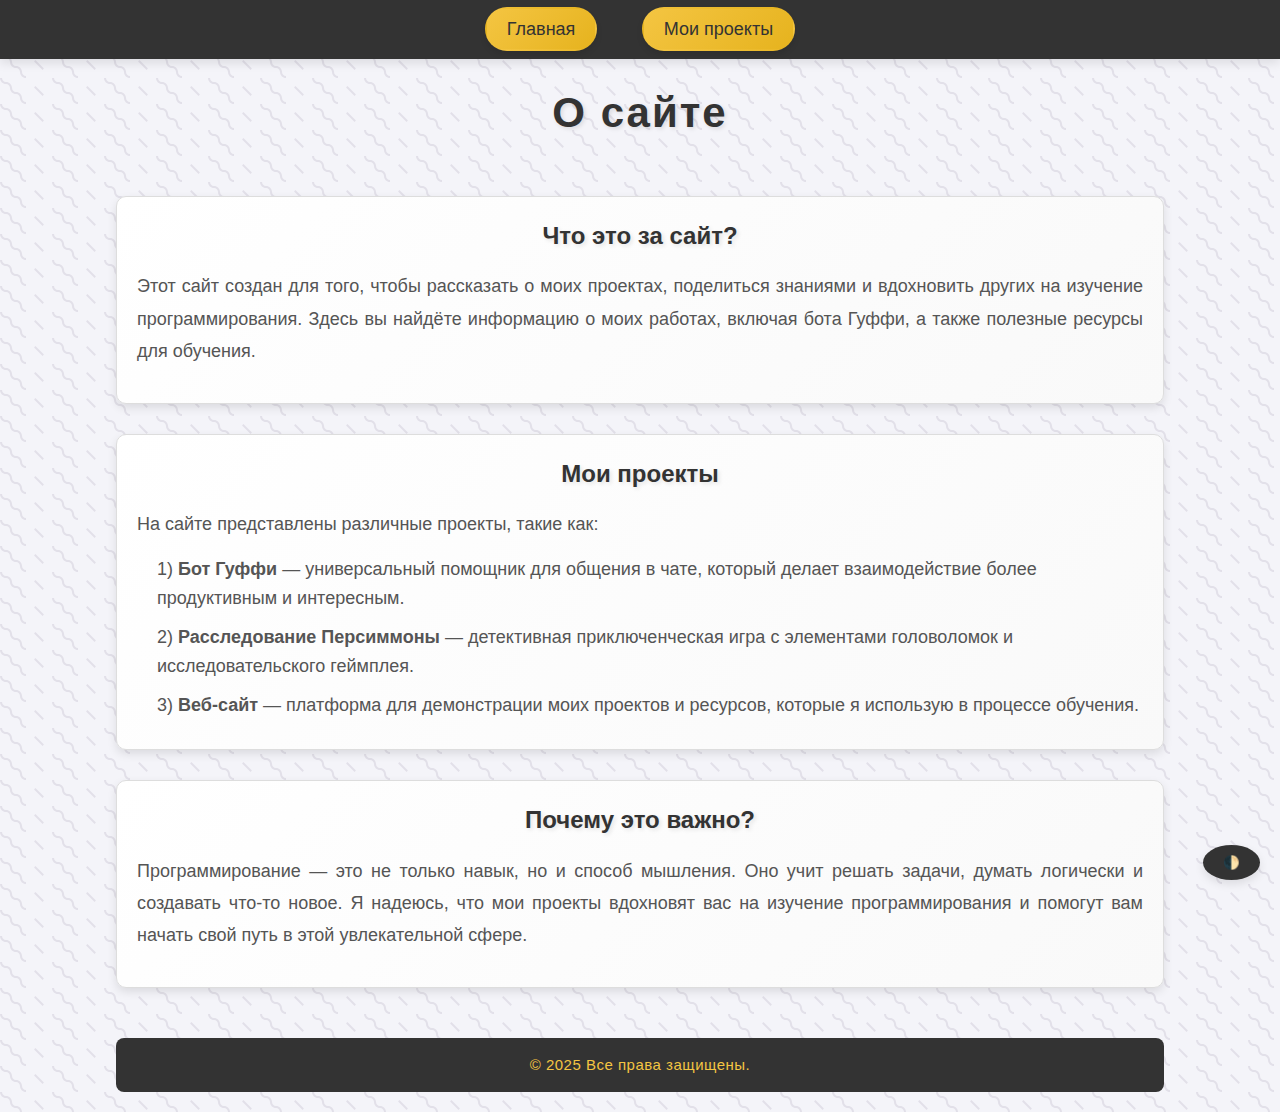
<file: about.html>
<!DOCTYPE html>
<html lang="ru">
<head>
    <meta charset="UTF-8">
    <link rel="shortcut icon" href="img/logo.png" type="image/x-icon">
    <meta name="viewport" content="width=device-width, initial-scale=1.0">
    <meta name="description" content="О сайте — узнайте больше о наших целях и проектах.">
    <meta name="keywords" content="о сайте, миссия, проекты, бот Гуффи, программирование">
    <title>О сайте</title>
    <link rel="stylesheet" href="css/about.css">
</head>
<body>
    <div class="headbar">
        <a href="index.html">Главная</a>
        <a href="projects.html">Мои проекты</a>
    </div>

    <div class="container">
        <header>
            <h1>О сайте</h1>
        </header>

        <section class="about">
            <div class="info-card">
                <h3>Что это за сайт?</h3>
                <p>Этот сайт создан для того, чтобы рассказать о моих проектах, поделиться знаниями и вдохновить других на изучение программирования. Здесь вы найдёте информацию о моих работах, включая бота Гуффи, а также полезные ресурсы для обучения.</p>
            </div>

            <div class="info-card">
                <h3>Мои проекты</h3>
                <p>На сайте представлены различные проекты, такие как:</p>
                <ul>
                    <li>1) <strong>Бот Гуффи</strong> — универсальный помощник для общения в чате, который делает взаимодействие более продуктивным и интересным.</li>
                    <li>2) <strong>Расследование Персиммоны</strong> — детективная приключенческая игра с элементами головоломок и исследовательского геймплея.</li>
                    <li>3) <strong>Веб-сайт</strong> — платформа для демонстрации моих проектов и ресурсов, которые я использую в процессе обучения.</li>
                </ul>
            </div>

            <div class="info-card">
                <h3>Почему это важно?</h3>
                <p>Программирование — это не только навык, но и способ мышления. Оно учит решать задачи, думать логически и создавать что-то новое. Я надеюсь, что мои проекты вдохновят вас на изучение программирования и помогут вам начать свой путь в этой увлекательной сфере.</p>
            </div>
        </section>

        <footer>
            <p>© 2025 Все права защищены.</p>
        </footer>
    </div>

    <button class="theme-toggle" onclick="toggleTheme()">🌓</button>

    <script>
        function toggleTheme() {
            const body = document.body;
            body.classList.toggle('dark-theme');

            const isDarkTheme = body.classList.contains('dark-theme');
            localStorage.setItem('theme', isDarkTheme ? 'dark' : 'light');
        }

        function applySavedTheme() {
            const savedTheme = localStorage.getItem('theme');
            if (savedTheme === 'dark') {
                document.body.classList.add('dark-theme');
            } else {
                document.body.classList.remove('dark-theme');
            }
        }

        applySavedTheme();
    </script>
</body>
</html>
</file>
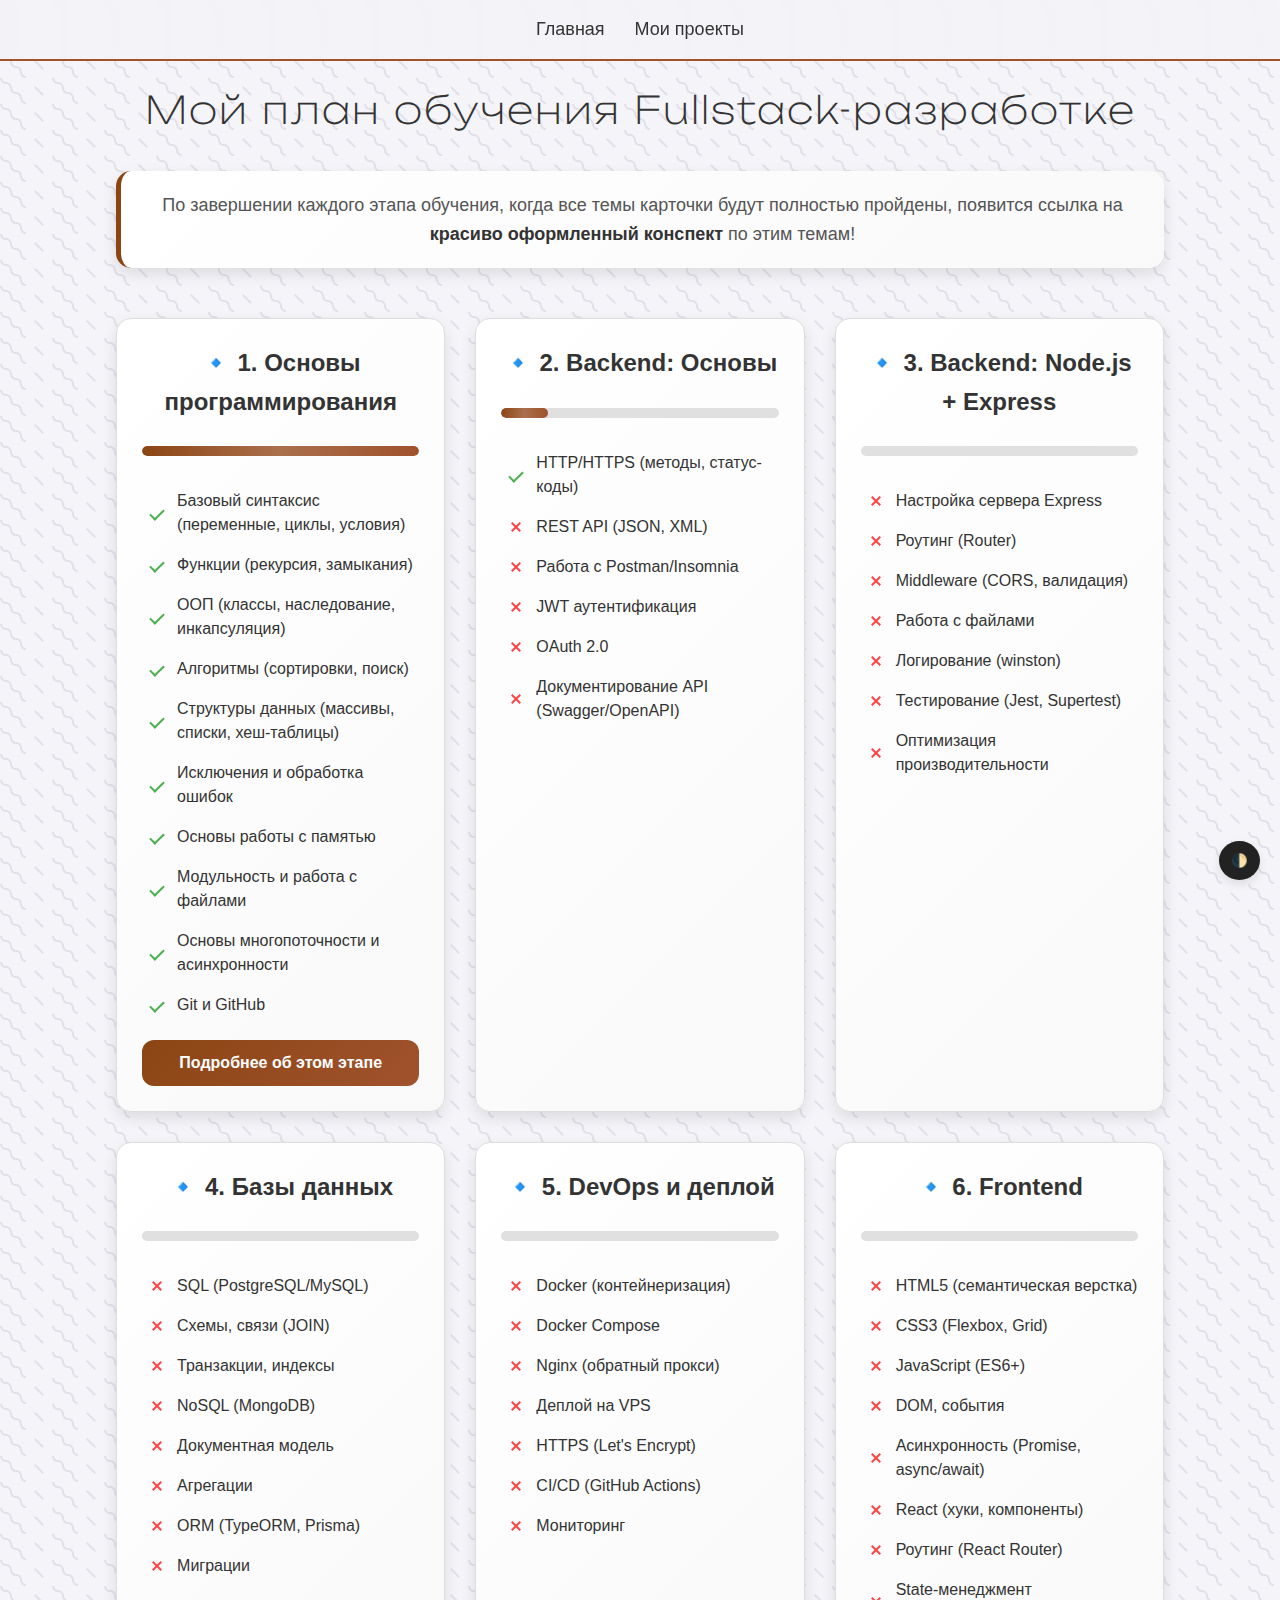
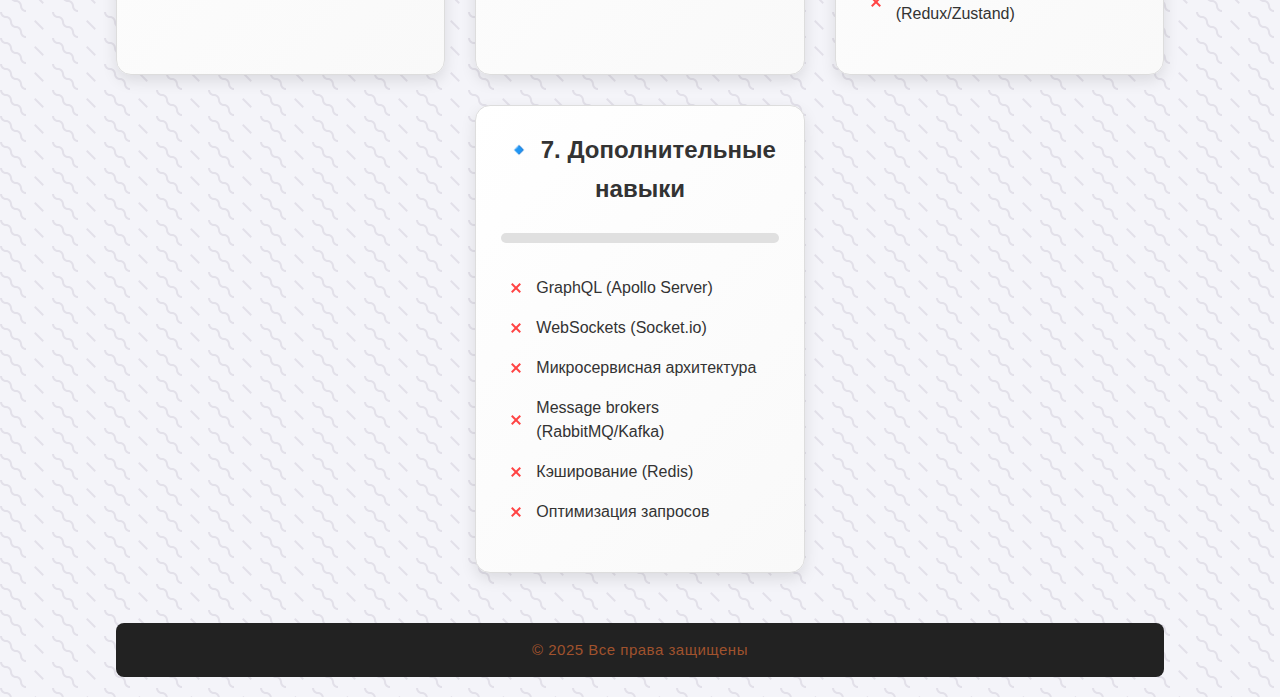
<file: education.html>
<!DOCTYPE html>
<html lang="ru">

<head>
  <meta charset="UTF-8">
  <link rel="shortcut icon" href="img/logo.png" type="image/x-icon">
  <meta name="viewport" content="width=device-width, initial-scale=1.0">
  <meta name="description" content="План обучения Fullstack-разработке: отслеживайте мой прогресс по основам программирования, backend, frontend, базам данных и DevOps. Конспекты, проекты и ресурсы для начинающих разработчиков.">
  <meta name="keywords" content="Fullstack-разработка, программирование, backend, frontend, базы данных, DevOps, Node.js, React, обучение, конспекты, проекты">
  <title>Обучение</title>
  <link href="https://fonts.googleapis.com/css2?family=Unbounded:wght@700&display=swap" rel="stylesheet">
  <link rel="stylesheet" href="css/education.css">
</head>

<body>
  <div class="headbar">
    <a href="index.html">Главная</a>
    <a href="projects.html">Мои проекты</a>
  </div>

  <button class="hamburger">
    <span></span>
    <span></span>
    <span></span>
  </button>

  <div class="mobile-menu">
    <a href="index.html">Главная</a>
    <a href="projects.html">Мои проекты</a>
    <button class="mobile-theme-toggle" onclick="toggleTheme()">🌓</button>
  </div>

  <div class="container">
    <header>
      <h1>Мой план обучения Fullstack-разработке</h1>
    </header>

    <div class="announcement">
      По завершении каждого этапа обучения, когда все темы карточки будут полностью пройдены, появится ссылка на <strong>красиво оформленный конспект</strong> по этим темам!
    </div>

    <div class="projects-list">
      <div class="project-item">
        <h3>🔹 1. Основы программирования</h3>
        <div class="progress-container">
          <div class="progress-bar" data-progress="100"></div>
        </div>
        <ul class="checklist">
          <li class="completed"><span class="icon"></span>Базовый синтаксис (переменные, циклы, условия)</li>
          <li class="completed"><span class="icon"></span>Функции (рекурсия, замыкания)</li>
          <li class="completed"><span class="icon"></span>ООП (классы, наследование, инкапсуляция)</li>
          <li class="completed"><span class="icon"></span>Алгоритмы (сортировки, поиск)</li>
          <li class="completed"><span class="icon"></span>Структуры данных (массивы, списки, хеш-таблицы)</li>
          <li class="completed"><span class="icon"></span>Исключения и обработка ошибок</li>
          <li class="completed"><span class="icon"></span>Основы работы с памятью</li>
          <li class="completed"><span class="icon"></span>Модульность и работа с файлами</li>
          <li class="completed"><span class="icon"></span>Основы многопоточности и асинхронности</li>
          <li class="completed"><span class="icon"></span>Git и GitHub</li>
        </ul>
        <a href="programming-basics.html" class="details-link">Подробнее об этом этапе</a>
      </div>

      <div class="project-item">
        <h3>🔹 2. Backend: Основы</h3>
        <div class="progress-container">
          <div class="progress-bar" data-progress="17"></div>
        </div>
        <ul class="checklist">
          <li class="completed"><span class="icon"></span>HTTP/HTTPS (методы, статус-коды)</li>
          <li><span class="icon"></span>REST API (JSON, XML)</li>
          <li><span class="icon"></span>Работа с Postman/Insomnia</li>
          <li><span class="icon"></span>JWT аутентификация</li>
          <li><span class="icon"></span>OAuth 2.0</li>
          <li><span class="icon"></span>Документирование API (Swagger/OpenAPI)</li>
        </ul>
        <!-- <a href="learning-path/backend-basics.html" class="details-link">Подробнее об этом этапе</a> -->
      </div>

      <div class="project-item">
        <h3>🔹 3. Backend: Node.js + Express</h3>
        <div class="progress-container">
          <div class="progress-bar" data-progress="0"></div>
        </div>
        <ul class="checklist">
          <li><span class="icon"></span>Настройка сервера Express</li>
          <li><span class="icon"></span>Роутинг (Router)</li>
          <li><span class="icon"></span>Middleware (CORS, валидация)</li>
          <li><span class="icon"></span>Работа с файлами</li>
          <li><span class="icon"></span>Логирование (winston)</li>
          <li><span class="icon"></span>Тестирование (Jest, Supertest)</li>
          <li><span class="icon"></span>Оптимизация производительности</li>
        </ul>
        <!-- <a href="learning-path/nodejs.html" class="details-link">Подробнее об этом этапе</a> -->
      </div>

      <div class="project-item">
        <h3>🔹 4. Базы данных</h3>
        <div class="progress-container">
          <div class="progress-bar" data-progress="0"></div>
        </div>
        <ul class="checklist">
          <li><span class="icon"></span>SQL (PostgreSQL/MySQL)</li>
          <li><span class="icon"></span>Схемы, связи (JOIN)</li>
          <li><span class="icon"></span>Транзакции, индексы</li>
          <li><span class="icon"></span>NoSQL (MongoDB)</li>
          <li><span class="icon"></span>Документная модель</li>
          <li><span class="icon"></span>Агрегации</li>
          <li><span class="icon"></span>ORM (TypeORM, Prisma)</li>
          <li><span class="icon"></span>Миграции</li>
        </ul>
        <!-- <a href="learning-path/databases.html" class="details-link">Подробнее об этом этапе</a> -->
      </div>

      <div class="project-item">
        <h3>🔹 5. DevOps и деплой</h3>
        <div class="progress-container">
          <div class="progress-bar" data-progress="0"></div>
        </div>
        <ul class="checklist">
          <li><span class="icon"></span>Docker (контейнеризация)</li>
          <li><span class="icon"></span>Docker Compose</li>
          <li><span class="icon"></span>Nginx (обратный прокси)</li>
          <li><span class="icon"></span>Деплой на VPS</li>
          <li><span class="icon"></span>HTTPS (Let's Encrypt)</li>
          <li><span class="icon"></span>CI/CD (GitHub Actions)</li>
          <li><span class="icon"></span>Мониторинг</li>
        </ul>
        <!-- <a href="learning-path/devops.html" class="details-link">Подробнее об этом этапе</a> -->
      </div>

      <div class="project-item">
        <h3>🔹 6. Frontend</h3>
        <div class="progress-container">
          <div class="progress-bar" data-progress="0"></div>
        </div>
        <ul class="checklist">
          <li><span class="icon"></span>HTML5 (семантическая верстка)</li>
          <li><span class="icon"></span>CSS3 (Flexbox, Grid)</li>
          <li><span class="icon"></span>JavaScript (ES6+)</li>
          <li><span class="icon"></span>DOM, события</li>
          <li><span class="icon"></span>Асинхронность (Promise, async/await)</li>
          <li><span class="icon"></span>React (хуки, компоненты)</li>
          <li><span class="icon"></span>Роутинг (React Router)</li>
          <li><span class="icon"></span>State-менеджмент (Redux/Zustand)</li>
        </ul>
        <!-- <a href="learning-path/frontend.html" class="details-link">Подробнее об этом этапе</a> -->
      </div>

      <div class="project-item">
        <h3>🔹 7. Дополнительные навыки</h3>
        <div class="progress-container">
          <div class="progress-bar" data-progress="0"></div>
        </div>
        <ul class="checklist">
          <li><span class="icon"></span>GraphQL (Apollo Server)</li>
          <li><span class="icon"></span>WebSockets (Socket.io)</li>
          <li><span class="icon"></span>Микросервисная архитектура</li>
          <li><span class="icon"></span>Message brokers (RabbitMQ/Kafka)</li>
          <li><span class="icon"></span>Кэширование (Redis)</li>
          <li><span class="icon"></span>Оптимизация запросов</li>
        </ul>
        <!-- <a href="learning-path/advanced.html" class="details-link">Подробнее об этом этапе</a> -->
      </div>
    </div>

    <footer>
      <p>© 2025 Все права защищены</p>
    </footer>
  </div>

  <button class="theme-toggle" onclick="toggleTheme()">🌓</button>

  <script>
    function toggleTheme() {
      const body = document.body;
      body.classList.toggle('dark-theme');
      const isDarkTheme = body.classList.contains('dark-theme');
      localStorage.setItem('theme', isDarkTheme ? 'dark' : 'light');
      if (window.innerWidth <= 768) {
        hamburger.classList.remove('active');
        mobileMenu.classList.remove('active');
      }
    }

    function applySavedTheme() {
      const savedTheme = localStorage.getItem('theme');
      if (savedTheme === 'dark') {
        document.body.classList.add('dark-theme');
      } else {
        document.body.classList.remove('dark-theme');
      }
    }

    function handleThemeToggleVisibility() {
      const themeToggle = document.querySelector('.theme-toggle');
      if (window.innerWidth <= 768) {
        themeToggle.style.display = 'none';
      } else {
        themeToggle.style.display = 'block';
      }
    }
    document.addEventListener('DOMContentLoaded', function() {
      applySavedTheme();
      handleThemeToggleVisibility();
      window.addEventListener('resize', handleThemeToggleVisibility);
      const progressBars = document.querySelectorAll('.progress-bar');
      progressBars.forEach(bar => {
        const progress = bar.getAttribute('data-progress');
        setTimeout(() => {
          bar.style.transition = 'width 1s ease-in-out';
          bar.style.width = progress + '%';
        }, 100);
      });
      const hamburger = document.querySelector('.hamburger');
      const mobileMenu = document.querySelector('.mobile-menu');
      hamburger.addEventListener('click', () => {
        hamburger.classList.toggle('active');
        mobileMenu.classList.toggle('active');
      });
    });
  </script>
</body>

</html>
</file>
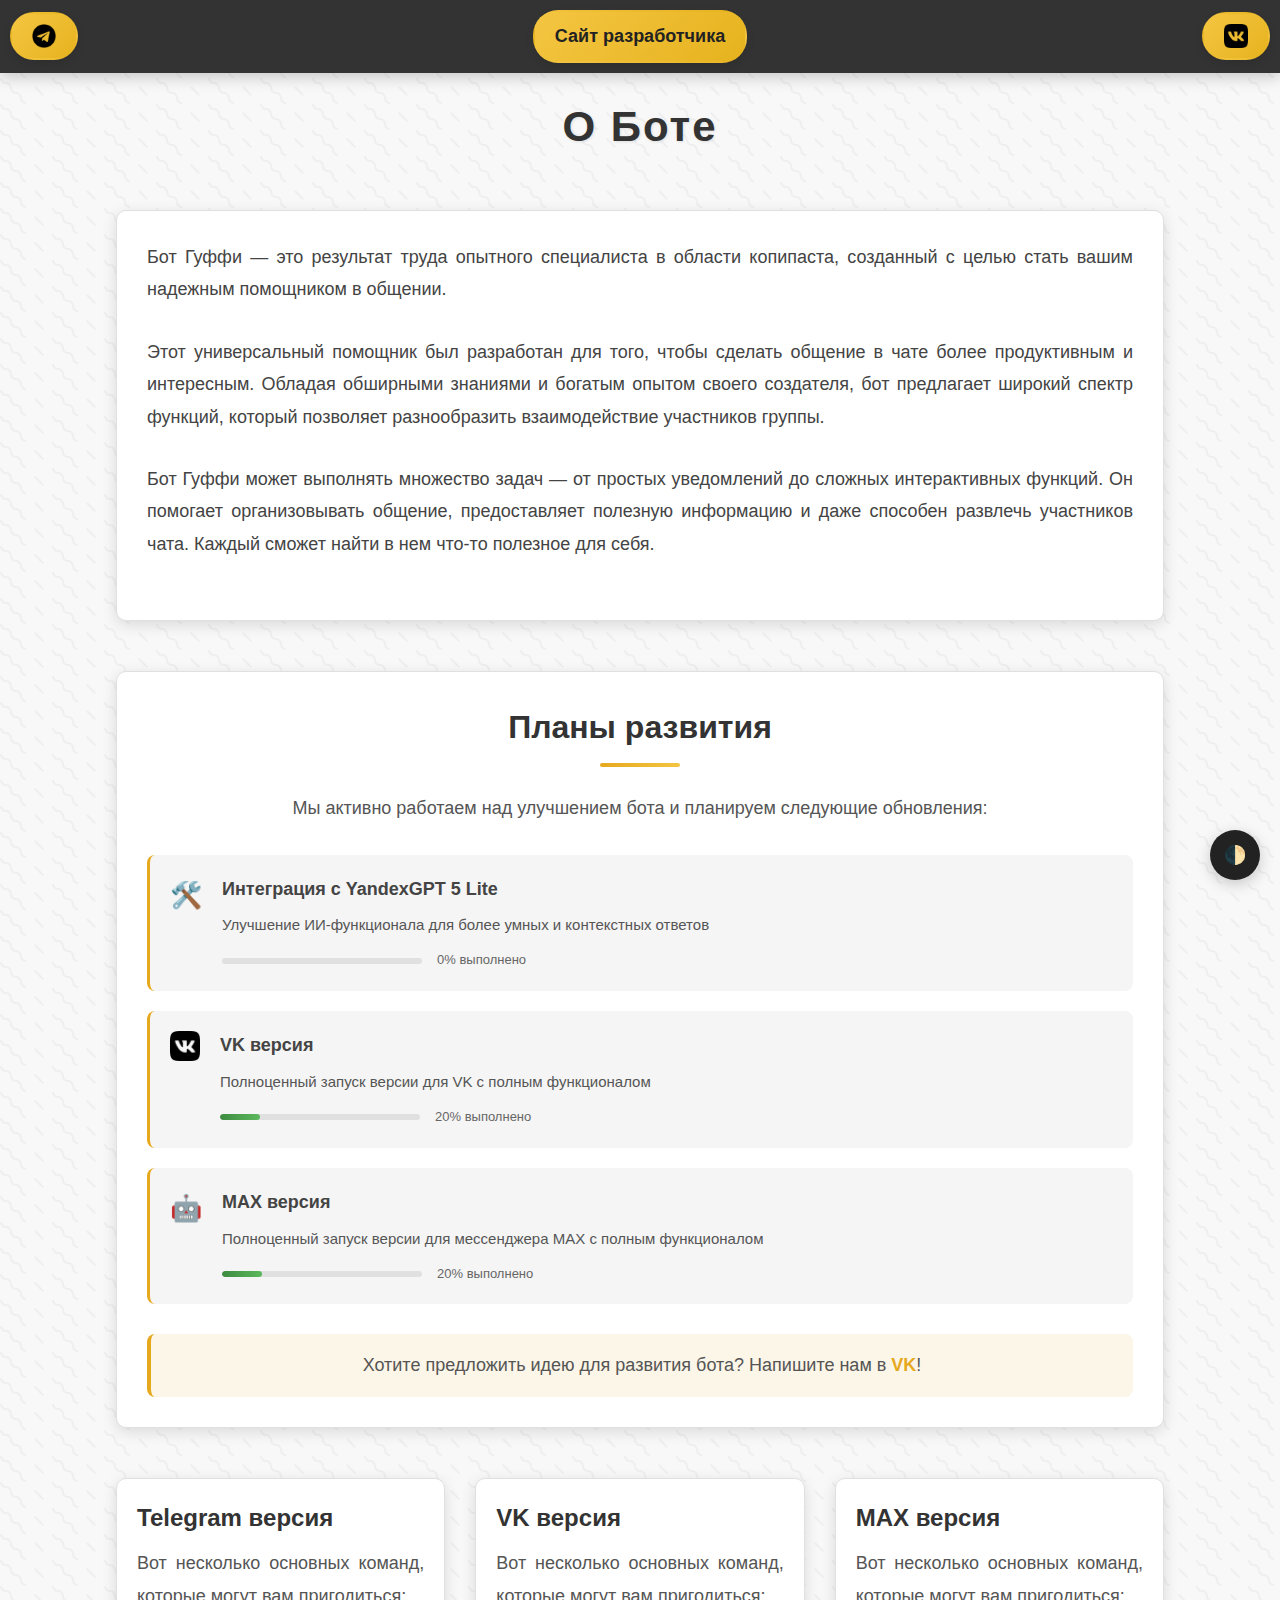
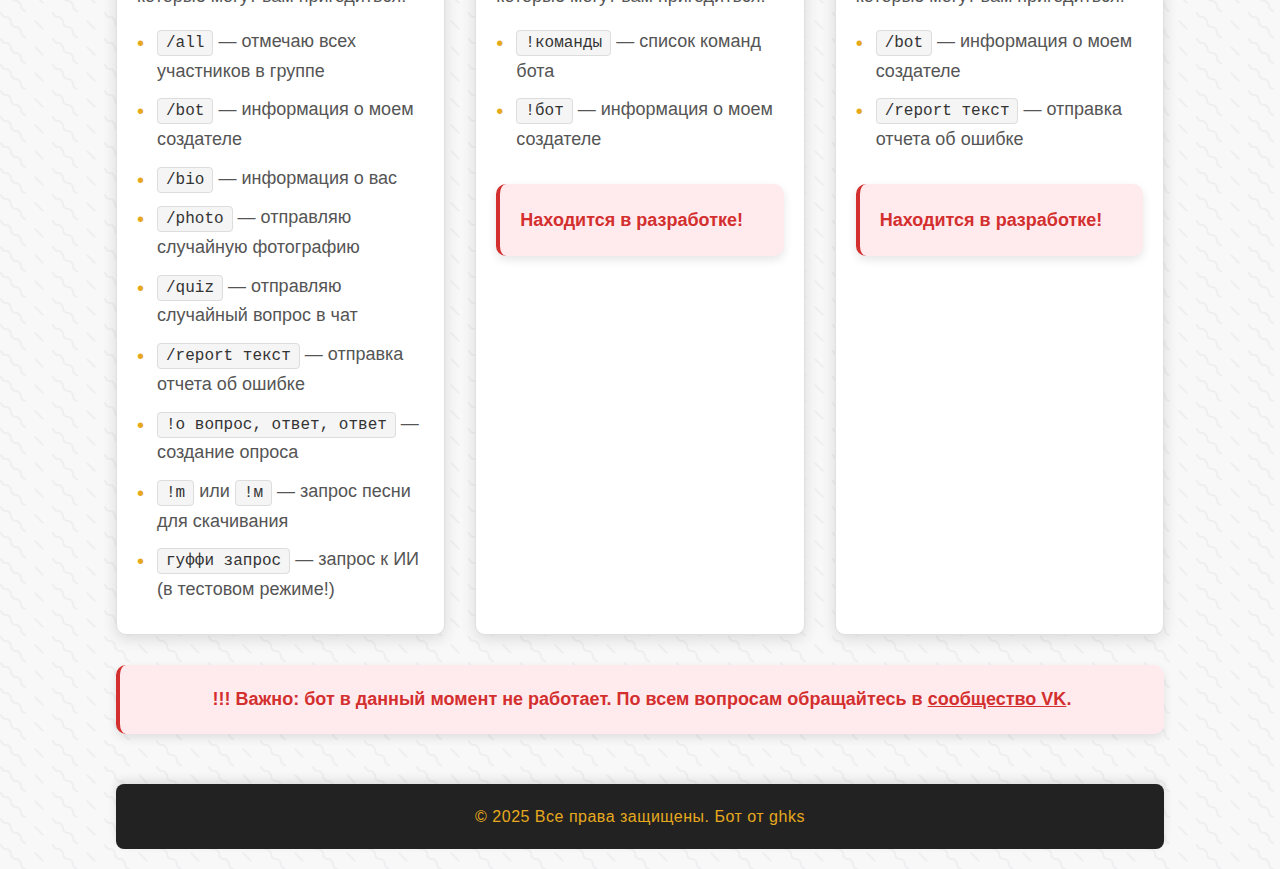
<file: guffi_bot.html>
<!DOCTYPE html>
<html lang="ru">
<head>
    <meta charset="UTF-8">
    <link rel="shortcut icon" href="img/logo.png" type="image/x-icon">
    <meta name="viewport" content="width=device-width, initial-scale=1.0">
    <meta name="description" content="Гуффи Бот - многофункциональный чат-бот для Telegram, VK и MAX с ИИ-функциями, играми, модерацией и уникальными командами. Узнайте о возможностях бота и планах развития.">
    <meta name="keywords" content="Гуффи Бот, Telegram бот, VK бот, MAX бот, чат-бот, ИИ бот, команды бота, бот для общения, бот с искусственным интеллектом, YandexGPT, бот для чата, функции бота">
    <title>Гуффи Бот</title>
    <link rel="stylesheet" href="css/guffi_bot.css">
</head>
<body>
    <div class="headbar">
        <a href="https://t.me/guffi_72_bot" target="_blank">
            <img src="img/tg.png" alt="tg-icon" width="24px">
        </a>
        <a href="index.html">Сайт разработчика</a>
        <a href="https://vk.com/guffi_72" target="_blank">
            <img src="img/vk.png" alt="vk-icon" width="24px">
        </a>
    </div>

    <div class="container">
        <header>
            <h1>О Боте</h1>
        </header>

        <div class="about-block">
            <section class="about" id="about">
                <p>Бот Гуффи — это результат труда опытного специалиста в области копипаста, созданный с целью стать вашим надежным помощником в общении.</p>
                <p>Этот универсальный помощник был разработан для того, чтобы сделать общение в чате более продуктивным и интересным. Обладая обширными знаниями и богатым опытом своего создателя, бот предлагает широкий спектр функций, который позволяет разнообразить взаимодействие участников группы.</p>
                <p>Бот Гуффи может выполнять множество задач — от простых уведомлений до сложных интерактивных функций. Он помогает организовывать общение, предоставляет полезную информацию и даже способен развлечь участников чата. Каждый сможет найти в нем что-то полезное для себя.</p>
            </section>
        </div>

        <div class="task-list">
            <section class="todo" id="todo">
                <h2>Планы развития</h2>
                <p>Мы активно работаем над улучшением бота и планируем следующие обновления:</p>
                <ul class="task-items">
                    <li class="task-item">
                        <span class="task-icon">🛠️</span>
                        <div class="task-content">
                            <h4>Интеграция с YandexGPT 5 Lite</h4>
                            <p>Улучшение ИИ-функционала для более умных и контекстных ответов</p>
                            <div class="task-progress">
                                <div class="progress-bar animated" style="--progress: 0%"></div>
                                <span>0% выполнено</span>
                            </div>
                        </div>
                    </li>
                    <li class="task-item">
                        <span class="task-icon"><img src="img/vk.png" width="30px"></span>
                        <div class="task-content">
                            <h4>VK версия</h4>
                            <p>Полноценный запуск версии для VK с полным функционалом</p>
                            <div class="task-progress">
                                <div class="progress-bar animated" style="--progress: 20%"></div>
                                <span>20% выполнено</span>
                            </div>
                        </div>
                    </li>
                    <li class="task-item">
                        <span class="task-icon">🤖</span>
                        <div class="task-content">
                            <h4>MAX версия</h4>
                            <p>Полноценный запуск версии для мессенджера MAX с полным функционалом</p>
                            <div class="task-progress">
                                <div class="progress-bar animated" style="--progress: 20%"></div>
                                <span>20% выполнено</span>
                            </div>
                        </div>
                    </li>
                </ul>
                <div class="task-notice">
                    <p>Хотите предложить идею для развития бота? Напишите нам в <a href="https://vk.com/guffi_72" target="_blank">VK</a>!</p>
                </div>
            </section>
        </div>

        <section class="commands-list" id="commands">
            <div class="command-item">
                <div class="info">
                    <h3>Telegram версия</h3>
                    <p>Вот несколько основных команд, которые могут вам пригодиться:</p>
                    <ul>
                        <li><code>/all</code> — отмечаю всех участников в группе</li>
                        <li><code>/bot</code> — информация о моем создателе</li>
                        <li><code>/bio</code> — информация о вас</li>
                        <li><code>/photo</code> — отправляю случайную фотографию</li>
                        <li><code>/quiz</code> — отправляю случайный вопрос в чат</li>
                        <li><code>/report текст</code> — отправка отчета об ошибке</li>
                        <li><code>!o вопрос, ответ, ответ</code> — создание опроса</li>
                        <li><code>!m</code> или <code>!м</code> — запрос песни для скачивания</li>
                        <li><code>гуффи запрос</code> — запрос к ИИ (в тестовом режиме!)</li>
                    </ul>
                </div>
            </div>

            <div class="command-item">
                <div class="info">
                    <h3>VK версия</h3>
                    <p>Вот несколько основных команд, которые могут вам пригодиться:</p>
                    <ul>
                        <li><code>!команды</code> — список команд бота</li>
                        <li><code>!бот</code> — информация о моем создателе</li>
                    </ul>
                    <div class="important-notice">
                        <p>Находится в разработке!</p>
                    </div>
                </div>
            </div>

            <div class="command-item">
                <div class="info">
                    <h3>MAX версия</h3>
                    <p>Вот несколько основных команд, которые могут вам пригодиться:</p>
                    <ul>
                        <li><code>/bot</code> — информация о моем создателе</li>
                        <li><code>/report текст</code> — отправка отчета об ошибке</li>
                    </ul>
                    <div class="important-notice">
                        <p>Находится в разработке!</p>
                    </div>
                </div>
            </div>
        </section>

        <div class="important-notice">
            <p>!!! Важно: бот в данный момент не работает. По всем вопросам обращайтесь в <a href="https://vk.com/guffi_72" target="_blank" style="color: #d32f2f; text-decoration: underline;">сообщество VK</a>.</p>
        </div>

        <footer>
            <p>© 2025 Все права защищены. Бот от ghks</p>
        </footer>
    </div>

    <button class="theme-toggle" onclick="toggleTheme()">🌓</button>

    <script>
        function toggleTheme() {
            const body = document.body;
            body.classList.toggle('dark-theme');

            const isDarkTheme = body.classList.contains('dark-theme');
            localStorage.setItem('theme', isDarkTheme ? 'dark' : 'light');
        }

        function applySavedTheme() {
            const savedTheme = localStorage.getItem('theme');
            if (savedTheme === 'dark') {
                document.body.classList.add('dark-theme');
            } else {
                document.body.classList.remove('dark-theme');
            }
        }

        document.addEventListener('DOMContentLoaded', function() {
            applySavedTheme();
            
            setTimeout(function() {
                const progressBars = document.querySelectorAll('.progress-bar');
                progressBars.forEach(bar => {
                    bar.classList.add('animated');
                });
            }, 1000);
        });
    </script>
</body>
</html>
</file>
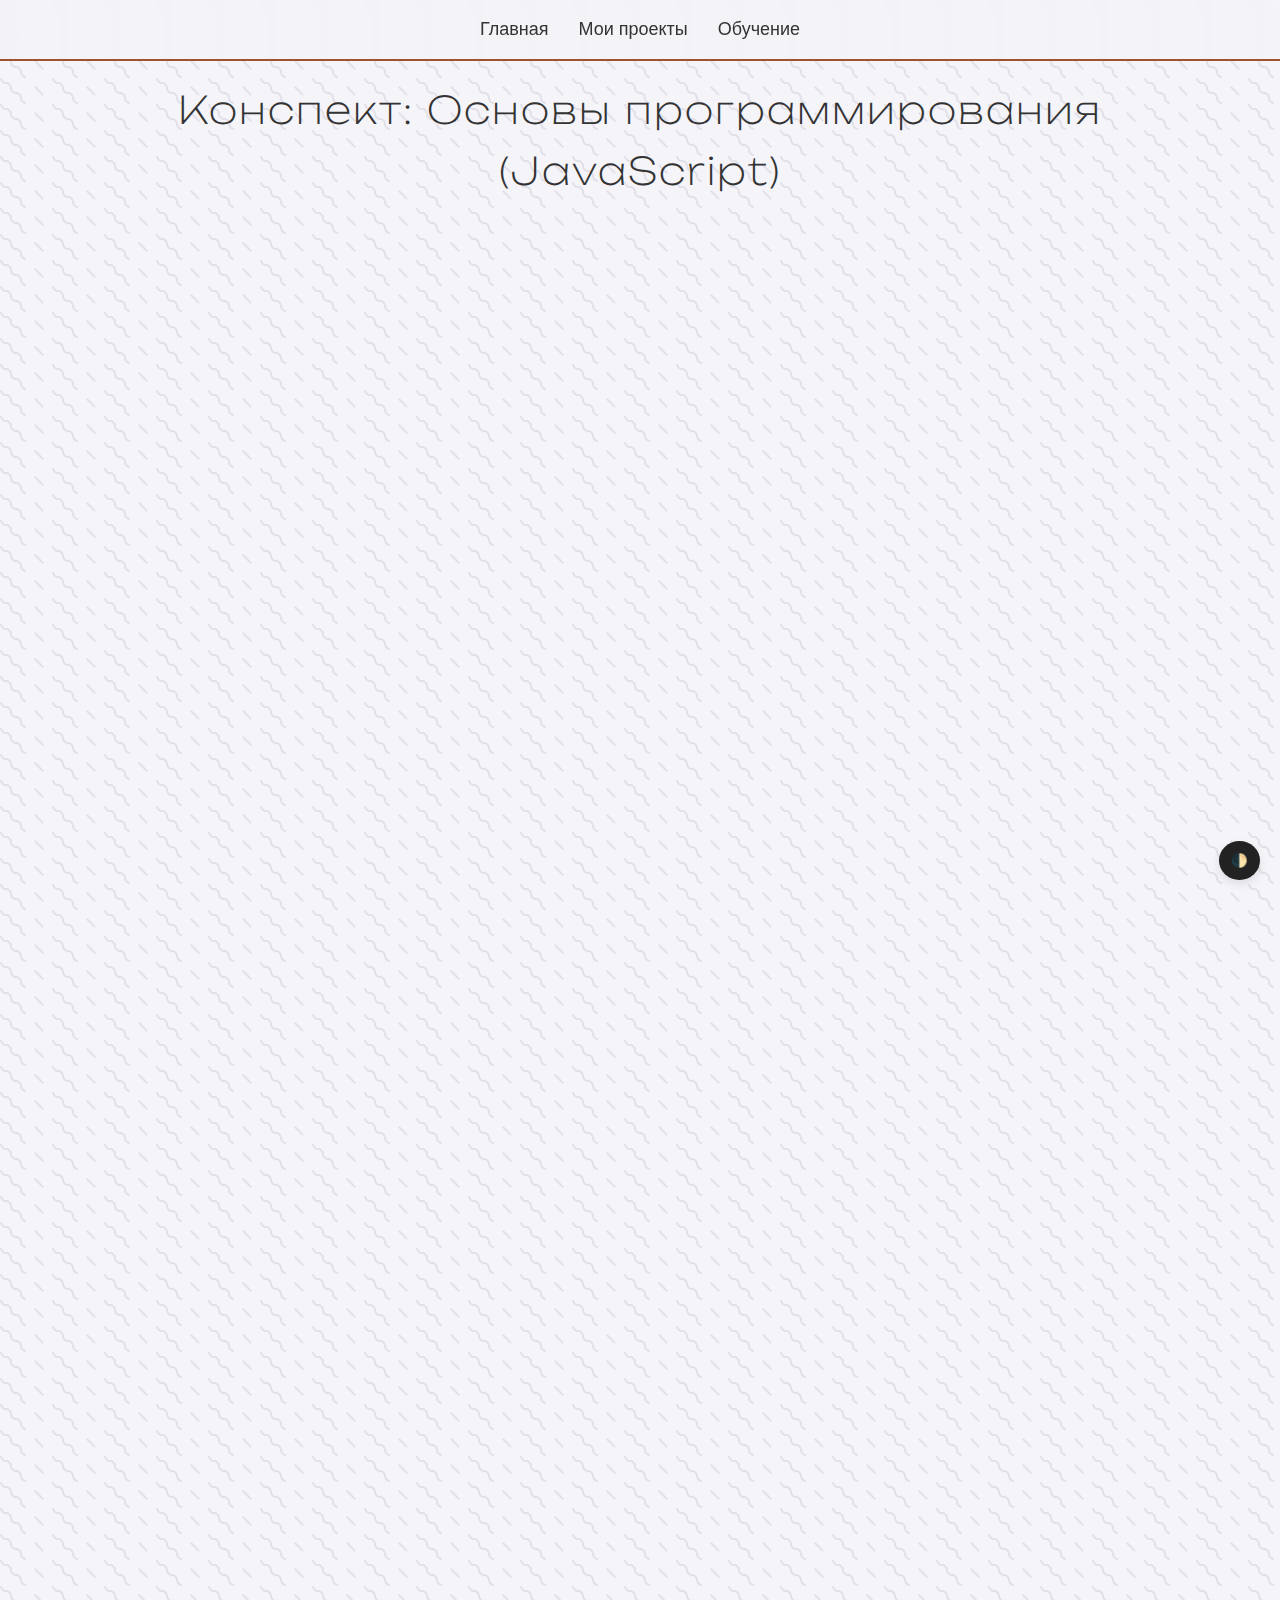
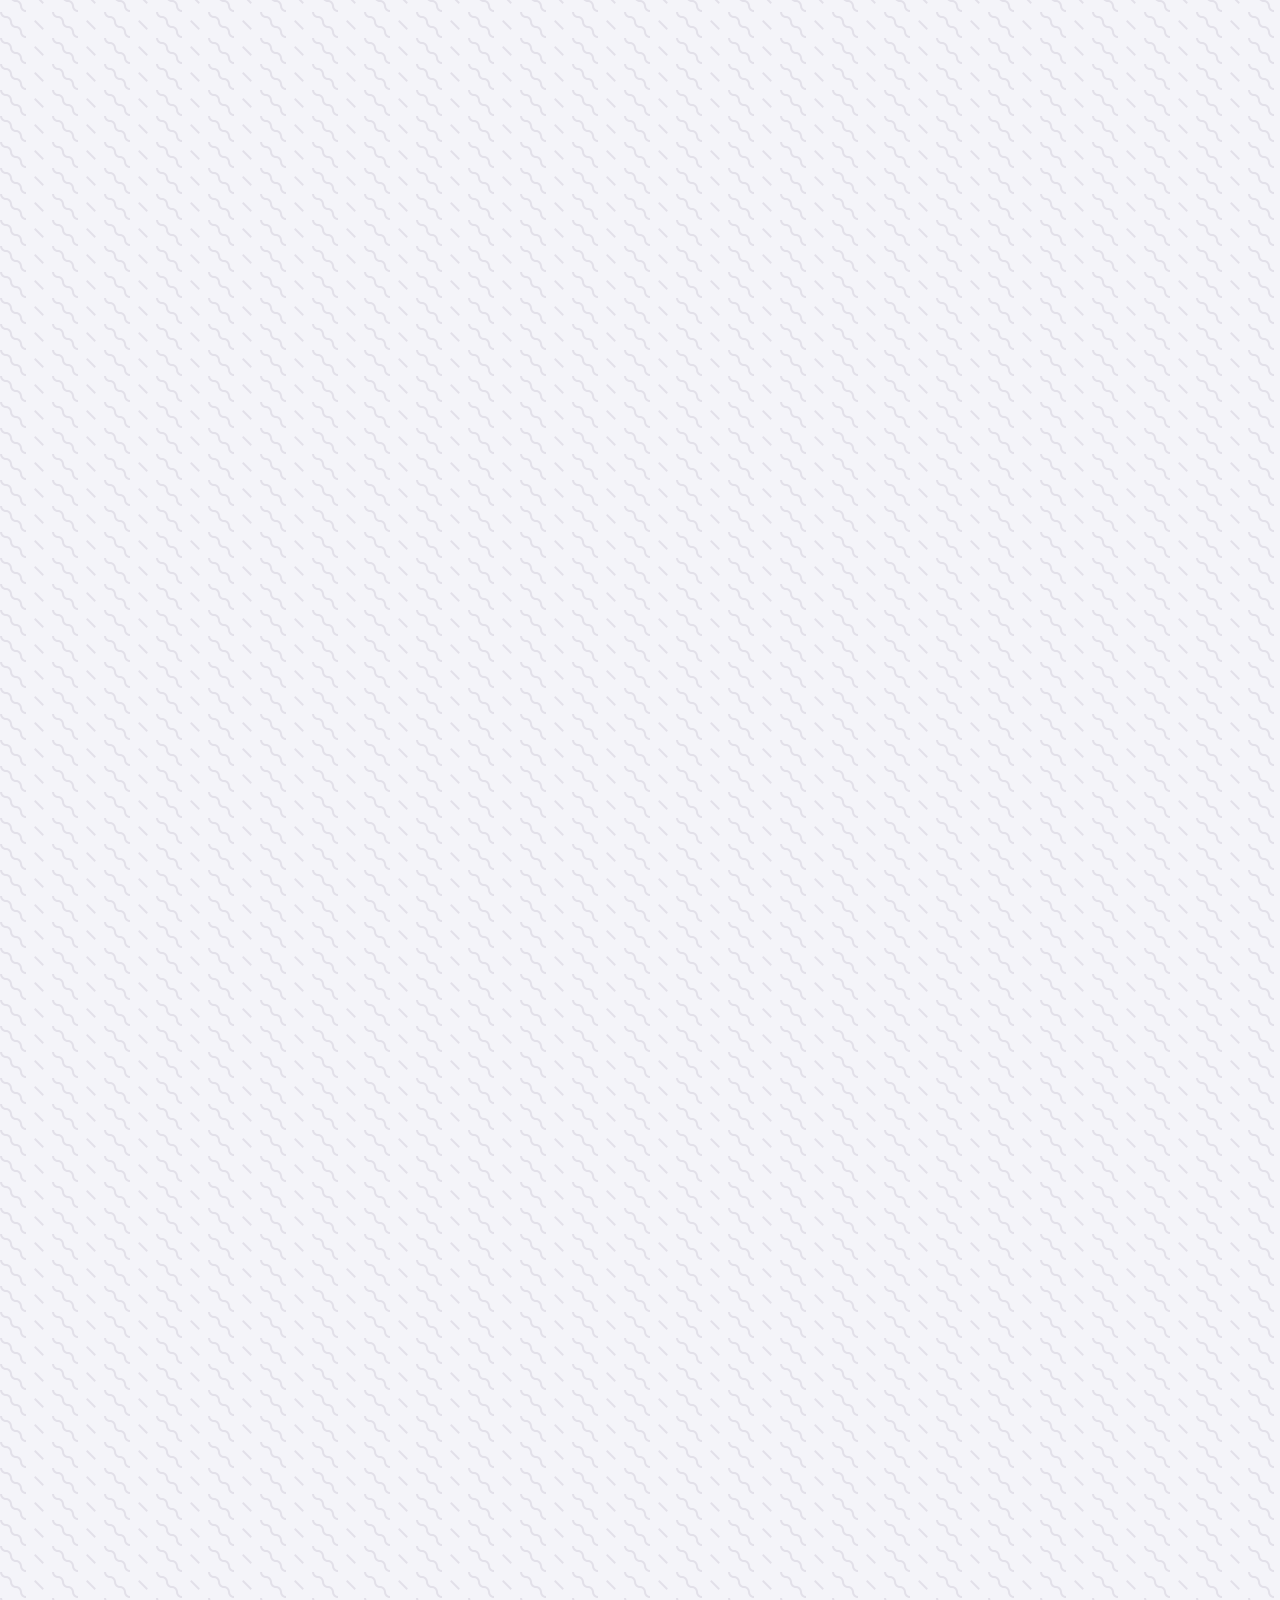
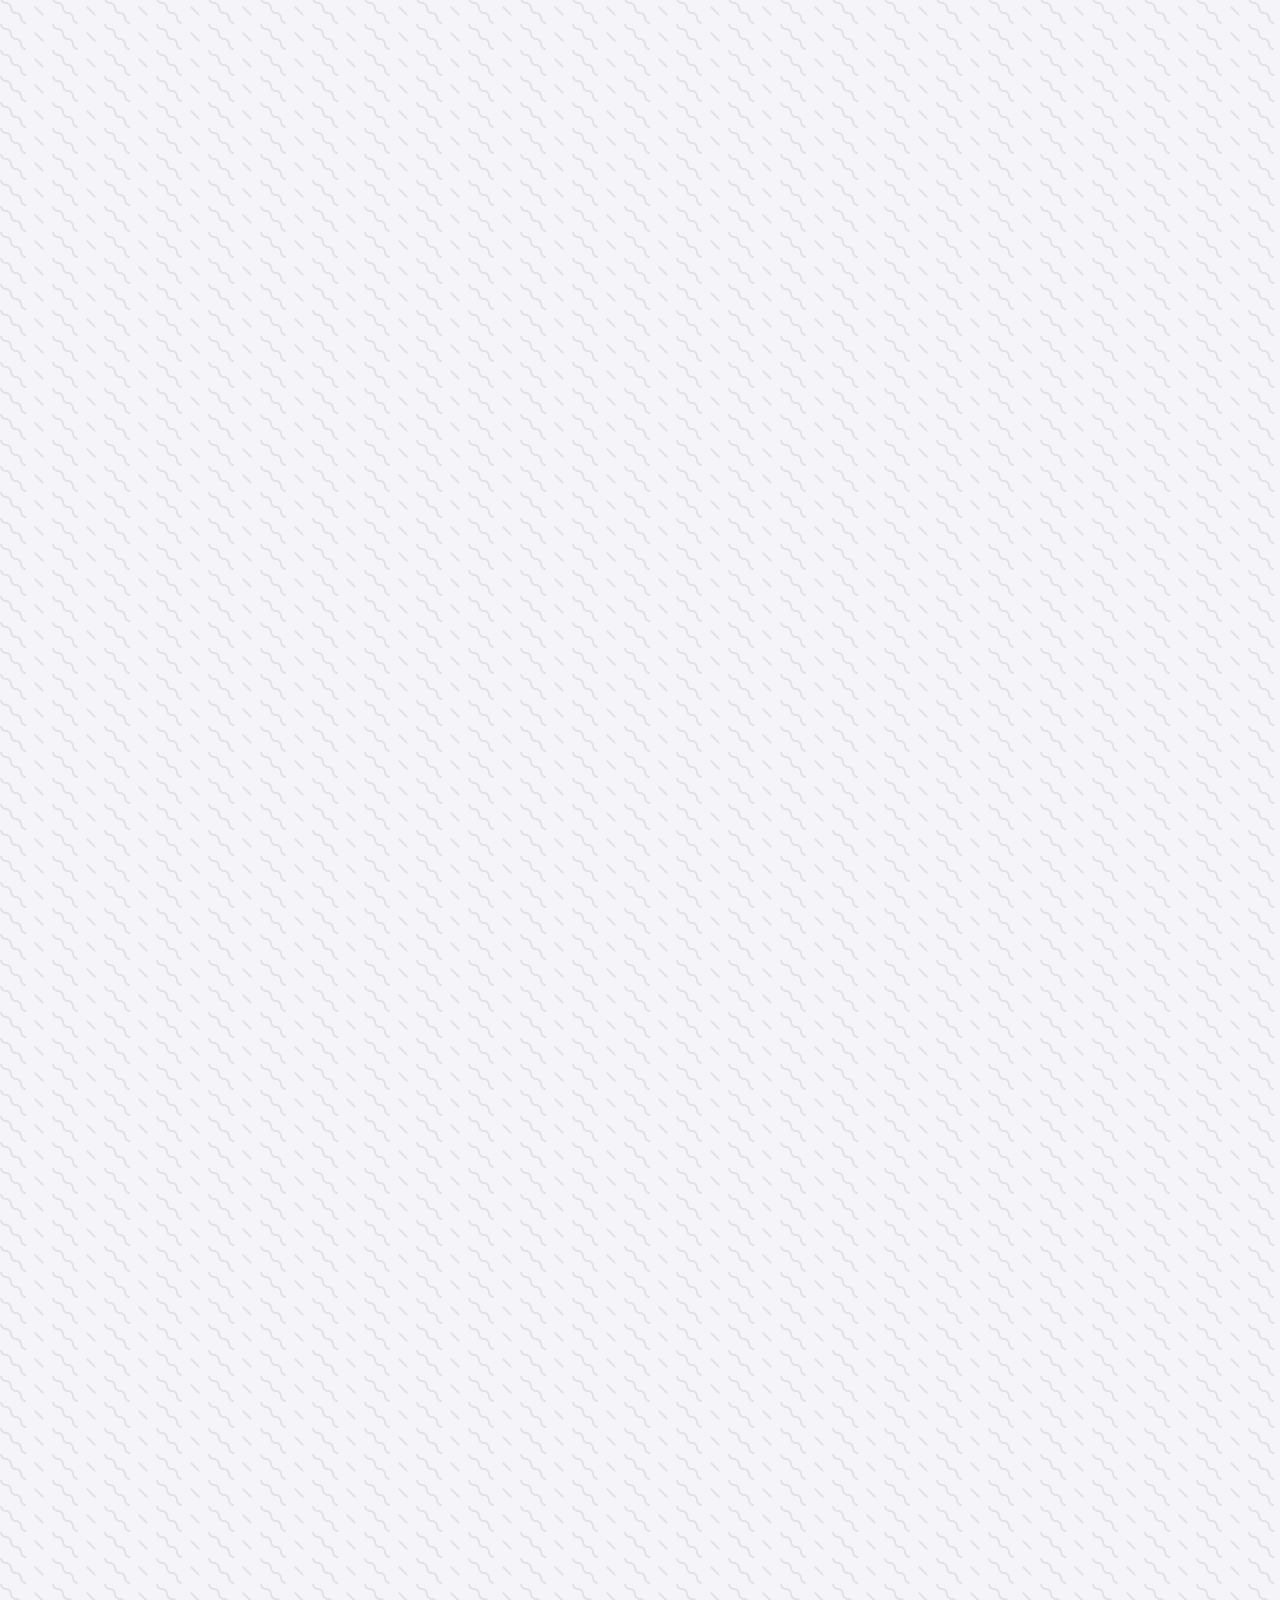
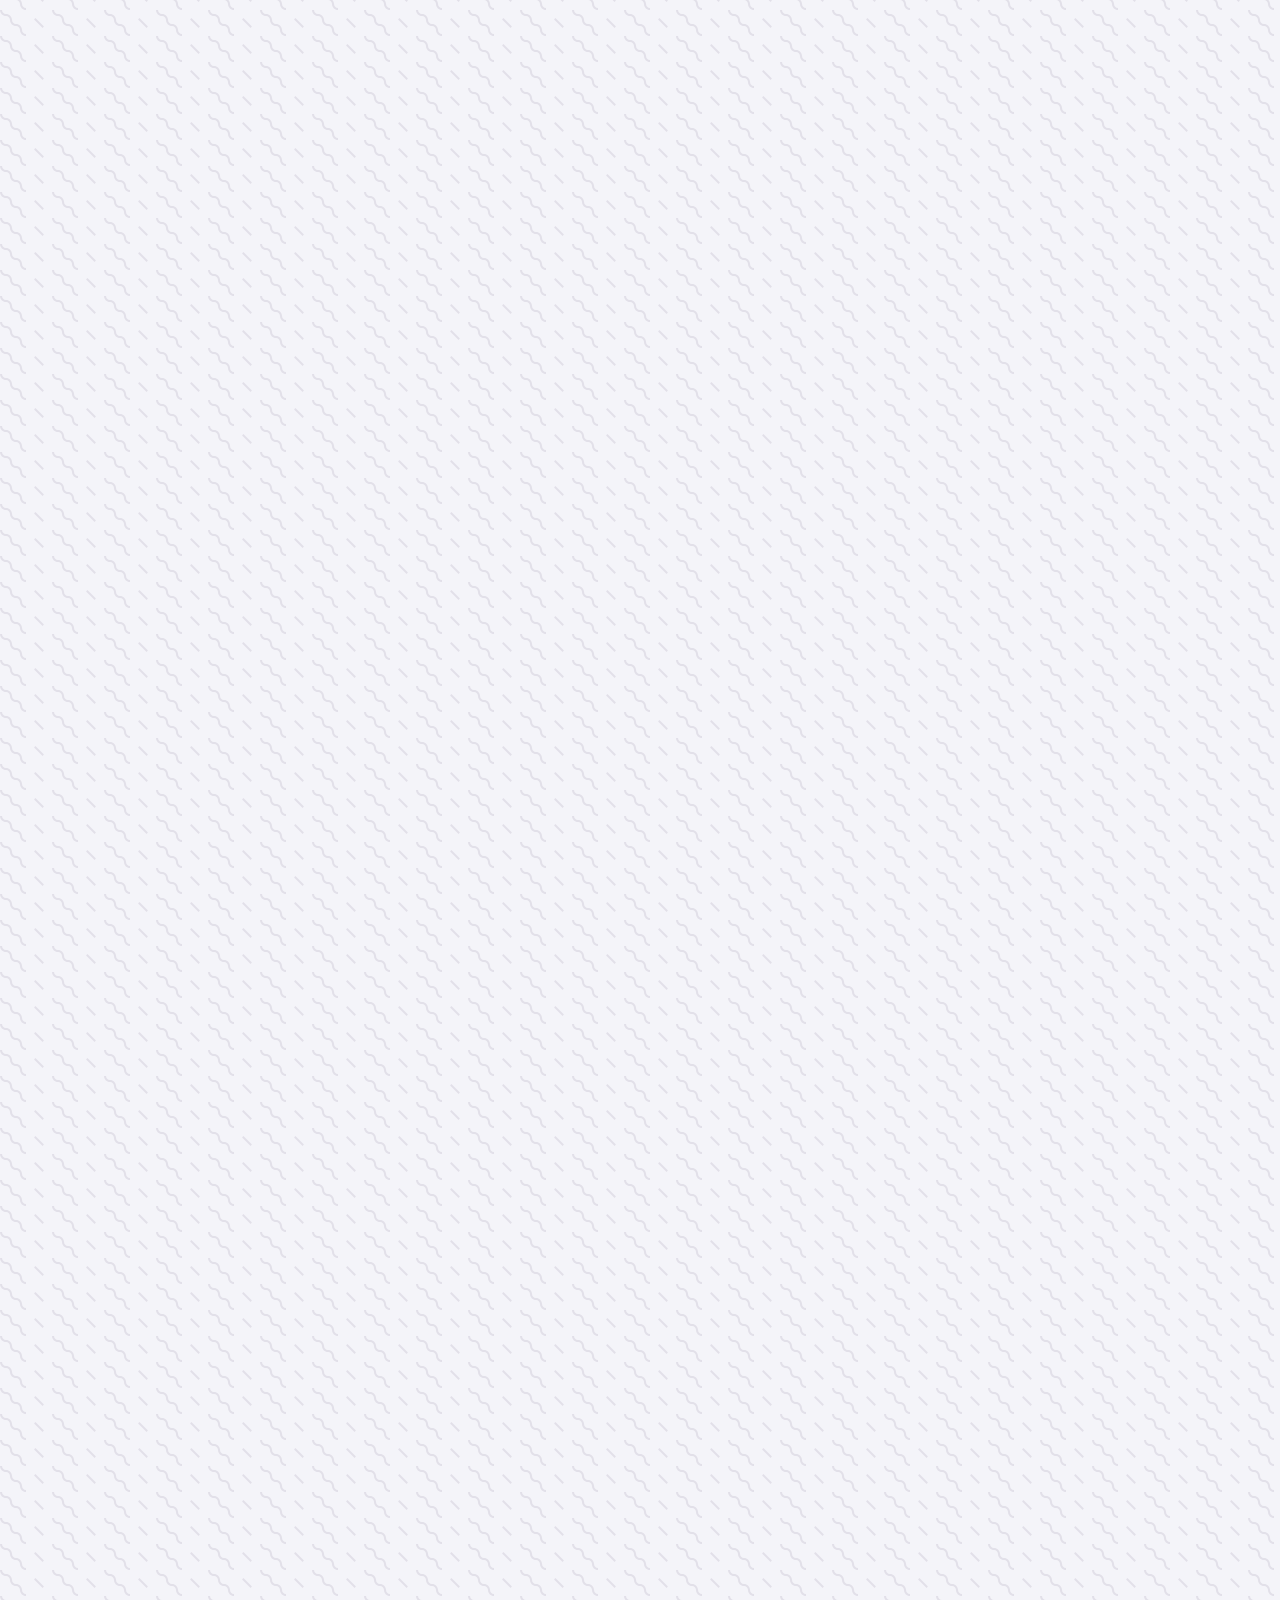
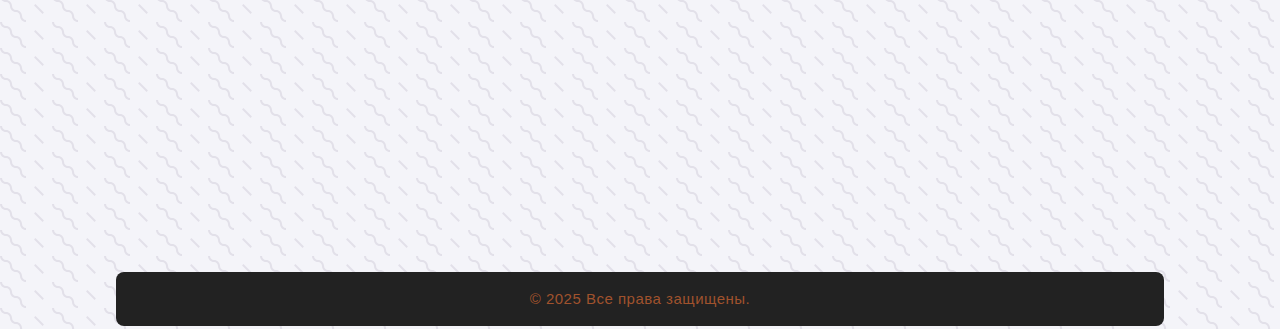
<file: programming-basics.html>
<!DOCTYPE html>
<html lang="ru">

<head>
  <meta charset="UTF-8">
  <link rel="shortcut icon" href="img/logo.png" type="image/x-icon">
  <meta name="viewport" content="width=device-width, initial-scale=1.0">
  <meta name="robots" content="noindex">
  <meta name="description" content="Подробный конспект по основам программирования на JavaScript: базовый синтаксис, функции, ООП, алгоритмы, структуры данных, исключения, Git и GitHub.">
  <meta name="keywords" content="JavaScript, программирование, базовый синтаксис, функции, ООП, алгоритмы, структуры данных, исключения, Git, GitHub, конспект">
  <title>Конспект: Основы программирования</title>
  <link href="https://fonts.googleapis.com/css2?family=Unbounded:wght@700&display=swap" rel="stylesheet">
  <style>
    * {
      margin: 0;
      padding: 0;
      box-sizing: border-box;
    }
    
    body {
      font-family: 'Segoe UI', Tahoma, Geneva, Verdana, sans-serif;
      background-color: #f4f4f9;
      background-image: url("data:image/svg+xml,%3Csvg width='52' height='26' viewBox='0 0 52 26' xmlns='http://www.w3.org/2000/svg'%3E%3Cg fill='none' fill-rule='evenodd'%3E%3Cg fill='%239C92AC' fill-opacity='0.2'%3E%3Cpath d='M10 10c0-2.21-1.79-4-4-4-3.314 0-6-2.686-6-6h2c0 2.21 1.79 4 4 4 3.314 0 6 2.686 6 6 0 2.21 1.79 4 4 4 3.314 0 6 2.686 6 6 0 2.21 1.79 4 4 4v2c-3.314 0-6-2.686-6-6 0-2.21-1.79-4-4-4-3.314 0-6-2.686-6-6zm25.464-1.95l8.486 8.486-1.414 1.414-8.486-8.486 1.414-1.414z' /%3E%3C/g%3E%3C/g%3E%3C/svg%3E");
      color: #333;
      line-height: 1.6;
      transition: background-color 0.3s ease, color 0.3s ease;
      animation: moveBackground 50s linear infinite;
    }
    
    @keyframes moveBackground {
      0% {
        background-position: 0 0;
      }
      100% {
        background-position: 100% 100%;
      }
    }
    
    body.dark-theme {
      background-color: #1a1a1a;
      background-image: url("data:image/svg+xml,%3Csvg width='52' height='26' viewBox='0 0 52 26' xmlns='http://www.w3.org/2000/svg'%3E%3Cg fill='none' fill-rule='evenodd'%3E%3Cg fill='%23A0522D' fill-opacity='0.2'%3E%3Cpath d='M10 10c0-2.21-1.79-4-4-4-3.314 0-6-2.686-6-6h2c0 2.21 1.79 4 4 4 3.314 0 6 2.686 6 6 0 2.21 1.79 4 4 4 3.314 0 6 2.686 6 6 0 2.21 1.79 4 4 4v2c-3.314 0-6-2.686-6-6 0-2.21-1.79-4-4-4-3.314 0-6-2.686-6-6zm25.464-1.95l8.486 8.486-1.414 1.414-8.486-8.486 1.414-1.414z' /%3E%3C/g%3E%3C/g%3E%3C/svg%3E");
      color: #f4f4f9;
    }
    
    .headbar {
      position: fixed;
      top: 0;
      left: 0;
      right: 0;
      background: rgba(255, 255, 255, 0.1);
      backdrop-filter: blur(10px);
      -webkit-backdrop-filter: blur(10px);
      padding: 15px 0;
      display: flex;
      justify-content: center;
      gap: 30px;
      z-index: 1000;
      border-bottom: 2px solid transparent;
      background-clip: padding-box;
      border-bottom-color: #A0522D;
    }
    
    body.dark-theme .headbar {
      background: rgba(26, 26, 26, 0.1);
      border-bottom-color: #A0522D;
    }
    
    .headbar a {
      color: #333;
      text-decoration: none;
      font-size: 18px;
      font-weight: 500;
      position: relative;
      transition: color 0.3s ease;
    }
    
    body.dark-theme .headbar a {
      color: #f4f4f9;
    }
    
    .headbar a::after {
      content: '';
      position: absolute;
      width: 0;
      height: 2px;
      bottom: -4px;
      left: 0;
      background: linear-gradient(135deg, #8B4513, #A0522D);
      transition: width 0.3s ease;
    }
    
    .headbar a:hover::after {
      width: 100%;
    }
    
    .headbar a:hover {
      color: #A0522D;
    }
    
    body.dark-theme .headbar a:hover {
      color: #8B4513;
    }
    
    .hamburger {
      display: none;
      position: fixed;
      top: 15px;
      right: 15px;
      z-index: 1100;
      background: none;
      border: none;
      cursor: pointer;
      padding: 10px;
    }
    
    .hamburger span {
      display: block;
      width: 24px;
      height: 3px;
      background: #333;
      margin: 5px 0;
      transition: all 0.3s ease;
    }
    
    body.dark-theme .hamburger span {
      background: #f4f4f9;
    }
    
    .hamburger.active span:nth-child(1) {
      transform: rotate(45deg) translate(7px, 7px);
    }
    
    .hamburger.active span:nth-child(2) {
      opacity: 0;
    }
    
    .hamburger.active span:nth-child(3) {
      transform: rotate(-45deg) translate(7px, -7px);
    }
    
    .mobile-menu {
      position: fixed;
      top: 0;
      right: -100%;
      width: 250px;
      height: 100%;
      background: linear-gradient(135deg, #ffffff, #f9f9f9);
      box-shadow: -5px 0 15px rgba(0, 0, 0, 0.2);
      display: flex;
      flex-direction: column;
      padding: 60px 20px 80px;
      transition: right 0.3s ease;
      z-index: 1000;
    }
    
    body.dark-theme .mobile-menu {
      background: linear-gradient(135deg, #2d2d2d, #1a1a1a);
    }
    
    .mobile-menu.active {
      right: 0;
    }
    
    .mobile-menu a {
      color: #fff;
      text-decoration: none;
      font-size: 18px;
      padding: 15px;
      margin: 5px 0;
      border-radius: 10px;
      background: linear-gradient(135deg, #8B4513, #A0522D);
      transition: all 0.3s ease;
      opacity: 0;
      transform: translateX(20px);
      text-align: center;
      position: relative;
      overflow: hidden;
    }
    
    .mobile-menu.active a {
      animation: slideInLink 0.3s ease forwards;
    }
    
    .mobile-menu a:nth-child(1) {
      animation-delay: 0.1s;
    }
    
    .mobile-menu a:nth-child(2) {
      animation-delay: 0.2s;
    }
    
    .mobile-menu a:nth-child(3) {
      animation-delay: 0.3s;
    }
    
    @keyframes slideInLink {
      to {
        opacity: 1;
        transform: translateX(0);
      }
    }
    
    .mobile-menu a::before {
      content: '';
      position: absolute;
      top: 0;
      left: -100%;
      width: 100%;
      height: 100%;
      background: linear-gradient(90deg, transparent, rgba(255, 255, 255, 0.2), transparent);
      transition: 0.5s;
    }
    
    .mobile-menu a:hover::before {
      left: 100%;
    }
    
    .mobile-menu a:hover {
      background: linear-gradient(135deg, #A0522D, #8B4513);
      transform: translateY(-2px);
      box-shadow: 0 6px 16px rgba(0, 0, 0, 0.3);
    }
    
    .mobile-menu a:active {
      transform: translateY(1px);
      box-shadow: 0 2px 8px rgba(0, 0, 0, 0.2);
    }
    
    .mobile-theme-toggle {
      position: absolute;
      bottom: 20px;
      right: 20px;
      background: linear-gradient(135deg, #8B4513, #A0522D);
      color: white;
      border: none;
      width: 50px;
      height: 50px;
      border-radius: 8px;
      font-size: 20px;
      cursor: pointer;
      display: flex;
      align-items: center;
      justify-content: center;
      box-shadow: 0 4px 8px rgba(0, 0, 0, 0.2);
      transition: all 0.3s ease;
      margin-top: auto;
      margin-bottom: 20px;
      align-self: flex-end;
    }
    
    .mobile-theme-toggle:hover {
      transform: scale(1.1);
    }
    
    .container {
      width: 85%;
      max-width: 1600px;
      margin: 0 auto;
      padding: 80px 20px 20px;
    }
    
    header {
      text-align: center;
      margin-bottom: 40px;
      animation: fadeInHeader 1s ease-in-out;
    }
    
    @keyframes fadeInHeader {
      from {
        opacity: 0;
        transform: translateY(-20px);
      }
      to {
        opacity: 1;
        transform: translateY(0);
      }
    }
    
    header h1 {
      font-family: 'Unbounded', sans-serif;
      font-size: 38px;
      color: #333;
      font-weight: 200;
      letter-spacing: 2px;
      transition: transform 0.3s ease;
    }
    
    body.dark-theme header h1 {
      color: #A0522D;
    }
    
    header h1:hover {
      transform: scale(1.05);
    }
    
    .notes-list {
      display: grid;
      grid-template-columns: repeat(2, minmax(600px, 1fr));
      gap: 30px;
      margin-bottom: 50px;
    }
    
    .notes-card {
      background: linear-gradient(135deg, #ffffff, #f9f9f9);
      border-radius: 15px;
      padding: 30px;
      box-shadow: 0 6px 15px rgba(0, 0, 0, 0.1);
      transition: transform 0.3s ease, box-shadow 0.3s ease;
      opacity: 0;
      transform: translateY(20px) rotate(1deg);
      animation: slideUpCard 0.5s ease forwards;
      max-width: 100%;
    }
    
    .notes-card {
      animation-delay: calc(0.01s * var(--i));
    }
    
    @keyframes slideUpCard {
      to {
        opacity: 1;
        transform: translateY(0) rotate(0);
      }
    }
    
    body.dark-theme .notes-card {
      background: linear-gradient(135deg, #2d2d2d, #1a1a1a);
      border: 1px solid #444;
    }
    
    .notes-card:hover {
      transform: translateY(-10px) scale(1.02);
      box-shadow: 0 10px 30px rgba(0, 0, 0, 0.15);
    }
    
    .notes-card h2 {
      font-size: 24px;
      color: #8B4513;
      margin-bottom: 15px;
      font-weight: 600;
      text-align: center;
      opacity: 0;
      animation: fadeInText 0.5s ease forwards 0.2s;
    }
    
    body.dark-theme .notes-card h2 {
      color: #A0522D;
    }
    
    .notes-card h3 {
      font-size: 20px;
      color: #333;
      margin: 20px 0 10px;
      opacity: 0;
      animation: fadeInText 0.5s ease forwards 0.3s;
    }
    
    body.dark-theme .notes-card h3 {
      color: #f4f4f9;
    }
    
    .notes-card p {
      font-size: 16px;
      color: #555;
      margin-bottom: 15px;
      line-height: 1.8;
      text-align: justify;
      opacity: 0;
      animation: fadeInText 0.5s ease forwards 0.4s;
    }
    
    body.dark-theme .notes-card p {
      color: #ccc;
    }
    
    .notes-card ul {
      list-style-type: disc;
      padding-left: 25px;
      margin-bottom: 15px;
    }
    
    .notes-card ul li {
      font-size: 16px;
      color: #555;
      margin-bottom: 8px;
      opacity: 0;
      animation: fadeInText 0.5s ease forwards 0.5s;
    }
    
    body.dark-theme .notes-card ul li {
      color: #ccc;
    }
    
    @keyframes fadeInText {
      to {
        opacity: 1;
      }
    }
    
    .code-block {
      position: relative;
      background: #f8f8f8;
      border-radius: 10px;
      padding: 15px;
      margin: 15px 0;
      font-family: 'Courier New', Courier, monospace;
      font-size: 15px;
      color: #333;
      overflow-x: auto;
      border-left: 5px solid #8B4513;
      box-shadow: 0 2px 8px rgba(0, 0, 0, 0.1);
      line-height: 1.5;
      opacity: 0;
      transform: translateX(-10px);
      animation: slideInCode 0.5s ease forwards 0.6s;
    }
    
    body.dark-theme .code-block {
      background: #2d2d2d;
      color: #f4f4f9;
      border-left-color: #A0522D;
    }
    
    @keyframes slideInCode {
      to {
        opacity: 1;
        transform: translateX(0);
      }
    }
    
    .code-block pre {
      margin: 0;
      white-space: pre-wrap;
    }
    
    .code-block .keyword {
      color: #d73a49;
      font-weight: bold;
    }
    
    .code-block .string {
      color: #032f62;
    }
    
    .code-block .comment {
      color: #6a737d;
      font-style: italic;
    }
    
    .code-block .function {
      color: #6f42c1;
    }
    
    body.dark-theme .code-block .keyword {
      color: #ff6b6b;
    }
    
    body.dark-theme .code-block .string {
      color: #87ceeb;
    }
    
    body.dark-theme .code-block .comment {
      color: #a0a0a0;
    }
    
    body.dark-theme .code-block .function {
      color: #dda0dd;
    }
    
    .copy-button {
      position: absolute;
      top: 10px;
      right: 10px;
      background: linear-gradient(135deg, #8B4513, #A0522D);
      color: #fff;
      border: none;
      padding: 8px 12px;
      border-radius: 8px;
      font-size: 12px;
      cursor: pointer;
      transition: transform 0.3s ease, background 0.3s ease;
    }
    
    .copy-button:hover {
      background: linear-gradient(135deg, #A0522D, #8B4513);
      transform: translateY(-2px);
      animation: pulse 1s infinite;
    }
    
    .copy-button.copied {
      background: linear-gradient(135deg, #28a745, #34d058);
      animation: none;
    }
    
    @keyframes pulse {
      0% {
        transform: scale(1);
      }
      50% {
        transform: scale(1.05);
      }
      100% {
        transform: scale(1);
      }
    }
    
    footer {
      text-align: center;
      padding: 15px;
      background-color: #222;
      color: #fff;
      margin-top: 50px;
      border-radius: 8px;
    }
    
    footer p {
      font-size: 15px;
      font-weight: 500;
      letter-spacing: 0.5px;
      color: #A0522D;
    }
    
    .theme-toggle {
      position: fixed;
      bottom: 20px;
      right: 20px;
      background-color: #222;
      color: #fff;
      border: none;
      padding: 12px;
      border-radius: 50%;
      cursor: pointer;
      box-shadow: 0 4px 10px rgba(0, 0, 0, 0.1);
      transition: background-color 0.3s ease, transform 0.3s ease;
    }
    
    .theme-toggle:hover {
      background-color: #A0522D;
      transform: scale(1.1);
    }
    
    @media (max-width: 1024px) {
      .notes-list {
        grid-template-columns: repeat(2, minmax(400px, 1fr));
        gap: 20px;
      }
      .notes-card {
        min-width: 300px;
      }
      .container {
        width: 90%;
      }
      header h1 {
        font-size: 32px;
      }
    }
    
    @media (max-width: 950px) and (min-width: 770px) {
      .notes-list {
        grid-template-columns: repeat(2, minmax(300px, 1fr));
        gap: 15px;
      }
      .notes-card {
        min-width: 0;
      }
      .container {
        width: 95%;
      }
    }
    
    @media (max-width: 768px) {
      .headbar {
        display: none;
      }
      .hamburger {
        display: block;
      }
      .notes-list {
        grid-template-columns: 1fr;
        gap: 15px;
      }
      .notes-card {
        max-width: 100%;
        min-width: 0;
      }
      .container {
        width: 95%;
        padding: 60px 15px 15px;
      }
      header h1 {
        font-size: 28px;
      }
      .notes-card h2 {
        font-size: 20px;
      }
      .notes-card h3 {
        font-size: 18px;
      }
      .notes-card p,
      .notes-card ul li {
        font-size: 14px;
      }
      .code-block {
        font-size: 13px;
        padding: 10px;
      }
      .copy-button {
        font-size: 10px;
        padding: 6px 10px;
      }
      .theme-toggle {
        display: none;
      }
      .mobile-menu {
        padding-bottom: 80px;
      }
    }
    
    @media (max-width: 480px) {
      header h1 {
        font-size: 24px;
      }
      .notes-card {
        padding: 15px;
      }
      .notes-card h2 {
        font-size: 18px;
      }
      .notes-card h3 {
        font-size: 16px;
      }
      .notes-card p,
      .notes-card ul li {
        font-size: 13px;
      }
      .code-block {
        font-size: 12px;
      }
    }
  </style>
</head>

<body>
  <div class="headbar">
    <a href="index.html">Главная</a>
    <a href="projects.html">Мои проекты</a>
    <a href="education.html">Обучение</a>
  </div>

  <button class="hamburger">
    <span></span>
    <span></span>
    <span></span>
  </button>

  <div class="mobile-menu">
    <a href="index.html">Главная</a>
    <a href="projects.html">Мои проекты</a>
    <a href="education.html">Обучение</a>
    <button class="mobile-theme-toggle" onclick="toggleTheme()">🌓</button>
  </div>

  <div class="container">
    <header>
      <h1>Конспект: Основы программирования (JavaScript)</h1>
    </header>

    <div class="notes-list">
      <div class="notes-card">
        <h2>1. Базовый синтаксис</h2>
        <h3>Переменные</h3>
        <p>Переменные в JavaScript объявляются с помощью ключевых слов <code>let</code>, <code>const</code> или <code>var</code>. Они используются для хранения данных, таких как числа, строки или объекты.</p>
        <ul>
          <li><code>let</code>: позволяет изменять значение переменной, имеет блочную область видимости.</li>
          <li><code>const</code>: значение нельзя переопределить, но объекты и массивы можно модифицировать; блочная область видимости.</li>
          <li><code>var</code>: устаревший способ объявления с функциональной областью видимости, подверженный "поднятию" (hoisting).</li>
        </ul>
        <h3>Циклы и условия</h3>
        <p>Циклы (<code>for</code>, <code>while</code>, <code>do...while</code>) повторяют выполнение кода, а условия (<code>if...else</code>, <code>switch</code>) управляют потоком программы.</p>
        <div class="code-block">
          <button class="copy-button">Копировать</button>
          <pre>
<span class="comment">// Объявление переменных</span>
<span class="keyword">let</span> score = 85;
<span class="keyword">const</span> maxScore = 100;

<span class="comment">// Условия</span>
<span class="keyword">if</span> (score >= 90) {
    console.log(<span class="string">"Отлично!"</span>);
} <span class="keyword">else</span> <span class="keyword">if</span> (score >= 70) {
    console.log(<span class="string">"Хорошо."</span>);
} <span class="keyword">else</span> {
    console.log(<span class="string">"Попробуй ещё."</span>);
}

<span class="comment">// Цикл for</span>
<span class="keyword">for</span> (<span class="keyword">let</span> i = 0; i < 5; i++) {
    console.log(<span class="string">`Итерация ${i}.`</span>);
}

<span class="comment">// Цикл while</span>
<span class="keyword">let</span> count = 0;
<span class="keyword">while</span> (count < 3) {
    console.log(<span class="string">`Счёт: ${count}.`</span>);
    count++;
}
                    </pre>
        </div>
        <p><strong>Примечание:</strong>
          <ul>
            <li>Бесконечные циклы могут зависнуть программу.</li>
            <li>Используйте <code>let</code> вместо <code>var</code>, чтобы избежать проблем с областью видимости.</li>
          </ul>
        </p>
      </div>

      <div class="notes-card">
        <h2>2. Функции</h2>
        <h3>Определение и вызов</h3>
        <p>Функции — это переиспользуемые блоки кода, которые выполняют определённые задачи. Они могут быть объявлены через ключевое слово <code>function</code>, как выражения или с использованием стрелочного синтаксиса.</p>
        <h3>Рекурсия и замыкания</h3>
        <p>Рекурсия позволяет функции вызывать саму себя, а замыкания сохраняют доступ к внешним переменным даже после завершения внешней функции.</p>
        <div class="code-block">
          <button class="copy-button">Копировать</button>
          <pre>
<span class="comment">// Рекурсия: вычисление факториала</span>
<span class="keyword">function</span> <span class="function">factorial</span>(n) {
    <span class="keyword">if</span> (n <= 1) <span class="keyword">return</span> 1;
    <span class="keyword">return</span> n * <span class="function">factorial</span>(n - 1);
}
console.log(<span class="function">factorial</span>(5)); <span class="comment">// 120</span>

<span class="comment">// Замыкание: счётчик</span>
<span class="keyword">function</span> <span class="function">createCounter</span>() {
    <span class="keyword">let</span> count = 0;
    <span class="keyword">return</span> <span class="keyword">function</span>() {
        <span class="keyword">return</span> count++;
    };
}
<span class="keyword">const</span> counter = <span class="function">createCounter</span>();
console.log(counter()); <span class="comment">// 0</span>
console.log(counter()); <span class="comment">// 1</span>

<span class="comment">// Стрелочная функция</span>
<span class="keyword">const</span> <span class="function">multiply</span> = (a, b) => a * b;
console.log(<span class="function">multiply</span>(3, 4)); <span class="comment">// 12</span>
                    </pre>
        </div>
        <p><strong>Примечание:</strong>
          <ul>
            <li>Глубокая рекурсия может вызвать переполнение стека.</li>
            <li>Замыкания увеличивают потребление памяти, если используются неправильно.</li>
          </ul>
        </p>
      </div>

      <div class="notes-card">
        <h2>3. Объектно-ориентированное программирование</h2>
        <h3>Классы и объекты</h3>
        <p>Объектно-ориентированное программирование (ООП) в JavaScript реализуется через классы, которые определяют шаблоны для создания объектов с общими свойствами и методами.</p>
        <h3>Наследование и инкапсуляция</h3>
        <p>Наследование позволяет классу использовать свойства и методы родительского класса. Инкапсуляция ограничивает доступ к данным с помощью приватных полей.</p>
        <div class="code-block">
          <button class="copy-button">Копировать</button>
          <pre>
<span class="keyword">class</span> <span class="function">Vehicle</span> {
    <span class="keyword">constructor</span>(brand) {
        <span class="keyword">this</span>.brand = brand;
    }
    <span class="function">move</span>() {
        console.log(<span class="string">`${this.brand} движется.`</span>);
    }
}

<span class="keyword">class</span> <span class="function">Car</span> <span class="keyword">extends</span> <span class="function">Vehicle</span> {
    #fuelLevel = 100; <span class="comment">// Приватное поле</span>
    <span class="keyword">constructor</span>(brand, model) {
        <span class="keyword">super</span>(brand);
        <span class="keyword">this</span>.model = model;
    }
    <span class="function">refuel</span>() {
        <span class="keyword">this</span>.#fuelLevel = 100;
        console.log(<span class="string">`Топливо ${this.model} заправлено.`</span>);
    }
}

<span class="keyword">const</span> myCar = <span class="keyword">new</span> <span class="function">Car</span>(<span class="string">"Toyota"</span>, <span class="string">"Camry"</span>);
myCar.<span class="function">move</span>(); <span class="comment">// Toyota движется.</span>
myCar.<span class="function">refuel</span>(); <span class="comment">// Топливо Camry заправлено.</span>
                    </pre>
        </div>
        <p><strong>Примечание:</strong>
          <ul>
            <li>Неправильное использование <code>super</code> вызывает ошибки.</li>
            <li>Приватные поля (<code>#</code>) не полностью защищены от доступа.</li>
          </ul>
        </p>
      </div>

      <div class="notes-card">
        <h2>4. Алгоритмы</h2>
        <h3>Сортировки</h3>
        <p>Алгоритмы сортировки упорядочивают элементы коллекции. Пузырьковая сортировка проста, но неэффективна, тогда как быстрая сортировка быстрее.</p>
        <h3>Поиск</h3>
        <p>Алгоритмы поиска находят элементы. Бинарный поиск эффективен для отсортированных массивов.</p>
        <div class="code-block">
          <button class="copy-button">Копировать</button>
          <pre>
<span class="comment">// Пузырьковая сортировка</span>
<span class="keyword">function</span> <span class="function">bubbleSort</span>(arr) {
    <span class="keyword">for</span> (<span class="keyword">let</span> i = 0; i < arr.length; i++) {
        <span class="keyword">for</span> (<span class="keyword">let</span> j = 0; j < arr.length - i - 1; j++) {
            <span class="keyword">if</span> (arr[j] > arr[j + 1]) {
                [arr[j], arr[j + 1]] = [arr[j + 1], arr[j]];
            }
        }
    }
    <span class="keyword">return</span> arr;
}

<span class="comment">// Бинарный поиск</span>
<span class="keyword">function</span> <span class="function">binarySearch</span>(arr, target) {
    <span class="keyword">let</span> left = 0, right = arr.length - 1;
    <span class="keyword">while</span> (left <= right) {
        <span class="keyword">let</span> mid = Math.floor((left + right) / 2);
        <span class="keyword">if</span> (arr[mid] === target) <span class="keyword">return</span> mid;
        <span class="keyword">if</span> (arr[mid] < target) left = mid + 1;
        <span class="keyword">else</span> right = mid - 1;
    }
    <span class="keyword">return</span> -1;
}

console.log(<span class="function">bubbleSort</span>([64, 34, 25, 12, 22])); <span class="comment">// [12, 22, 25, 34, 64]</span>
console.log(<span class="function">binarySearch</span>([12, 22, 25, 34, 64], 25)); <span class="comment">// 2</span>
                    </pre>
        </div>
        <p><strong>Примечание:</strong>
          <ul>
            <li>Пузырьковая сортировка имеет сложность O(n²), что плохо для больших данных.</li>
            <li>Бинарный поиск требует предварительной сортировки массива.</li>
          </ul>
        </p>
      </div>

      <div class="notes-card">
        <h2>5. Структуры данных</h2>
        <h3>Массивы и списки</h3>
        <p>Массивы — упорядоченные коллекции с доступом по индексу. Связные списки реализуются через классы для динамического хранения данных.</p>
        <h3>Хеш-таблицы</h3>
        <p>Хеш-таблицы (<code>Map</code>, <code>Set</code>) обеспечивают быстрый доступ к данным по ключу.</p>
        <div class="code-block">
          <button class="copy-button">Копировать</button>
          <pre>
<span class="comment">// Односвязный список</span>
<span class="keyword">class</span> <span class="function">Node</span> {
    <span class="keyword">constructor</span>(data) {
        <span class="keyword">this</span>.data = data;
        <span class="keyword">this</span>.next = <span class="keyword">null</span>;
    }
}

<span class="keyword">class</span> <span class="function">LinkedList</span> {
    <span class="keyword">constructor</span>() {
        <span class="keyword">this</span>.head = <span class="keyword">null</span>;
    }
    <span class="function">append</span>(data) {
        <span class="keyword">const</span> node = <span class="keyword">new</span> <span class="function">Node</span>(data);
        <span class="keyword">if</span> (!<span class="keyword">this</span>.head) {
            <span class="keyword">this</span>.head = node;
            <span class="keyword">return</span>;
        }
        <span class="keyword">let</span> current = <span class="keyword">this</span>.head;
        <span class="keyword">while</span> (current.next) {
            current = current.next;
        }
        current.next = node;
    }
}

<span class="comment">// Хеш-таблица</span>
<span class="keyword">const</span> users = <span class="keyword">new</span> Map();
users.set(<span class="string">"id1"</span>, { name: <span class="string">"Алекс"</span>, age: 25 });
console.log(users.get(<span class="string">"id1"</span>)); <span class="comment">// { name: "Алекс", age: 25 }</span>
                    </pre>
        </div>
        <p><strong>Примечание:</strong>
          <ul>
            <li>Хеш-таблицы могут иметь коллизии при плохой хеш-функции.</li>
            <li>Связные списки сложны в управлении из-за указателей.</li>
          </ul>
        </p>
      </div>

      <div class="notes-card">
        <h2>6. Исключения и обработка ошибок</h2>
        <h3>try...catch</h3>
        <p>Конструкция <code>try...catch</code> перехватывает ошибки, возникающие во время выполнения кода.</p>
        <h3>Пользовательские ошибки</h3>
        <p>Оператор <code>throw</code> позволяет создавать пользовательские ошибки для управления логикой программы.</p>
        <div class="code-block">
          <button class="copy-button">Копировать</button>
          <pre>
<span class="keyword">function</span> <span class="function">fetchData</span>(id) {
    <span class="keyword">try</span> {
        <span class="keyword">if</span> (!id) <span class="keyword">throw</span> <span class="keyword">new</span> Error(<span class="string">"ID не указан."</span>);
        <span class="comment">// Имитация запроса</span>
        <span class="keyword">const</span> data = { id, value: <span class="string">"Данные"</span> };
        console.log(data);
    } <span class="keyword">catch</span> (error) {
        console.error(<span class="string">`Ошибка: ${error.message}`</span>);
    } <span class="keyword">finally</span> {
        console.log(<span class="string">"Операция завершена."</span>);
    }
}

<span class="function">fetchData</span>(); <span class="comment">// Ошибка: ID не указан.</span>
<span class="function">fetchData</span>(1); <span class="comment">// { id: 1, value: "Данные" }</span>
                    </pre>
        </div>
        <p><strong>Примечание:</strong>
          <ul>
            <li>Неправильная обработка ошибок может скрыть проблемы.</li>
            <li>Всегда используйте <code>finally</code> для завершающих операций.</li>
          </ul>
        </p>
      </div>

      <div class="notes-card">
        <h2>7. Основы работы с памятью</h2>
        <h3>Стек и куча</h3>
        <p>В JavaScript память делится на стек (для примитивов и ссылок) и кучу (для объектов и сложных структур). Стек работает по принципу LIFO, а куча — динамически выделяемая память.</p>
        <h3>Управление памятью</h3>
        <p>JavaScript использует автоматическую сборку мусора (Garbage Collection), которая освобождает память от неиспользуемых объектов.</p>
        <div class="code-block">
          <button class="copy-button">Копировать</button>
          <pre>
<span class="comment">// Примитивы хранятся в стеке</span>
<span class="keyword">let</span> num = 10; <span class="comment">// Стек</span>
<span class="keyword">let</span> str = <span class="string">"Hello"</span>; <span class="comment">// Стек</span>

<span class="comment">// Объекты хранятся в куче</span>
<span class="keyword">let</span> obj = { name: <span class="string">"John"</span> }; <span class="comment">// Объект в куче, ссылка в стеке</span>
<span class="keyword">let</span> arr = [1, 2, 3]; <span class="comment">// Массив в куче, ссылка в стеке</span>

<span class="comment">// Утечки памяти</span>
<span class="keyword">function</span> <span class="function">createLeak</span>() {
    <span class="keyword">const</span> hugeArray = <span class="keyword">new</span> Array(1000000).fill(<span class="string">"leak"</span>);
    <span class="keyword">return</span> <span class="keyword">function</span>() {
        console.log(hugeArray.length); <span class="comment">// Замыкание сохраняет ссылку</span>
    };
}
                    </pre>
        </div>
        <p><strong>Примечание:</strong>
          <ul>
            <li>Утечки памяти возникают при сохранении ненужных ссылок (глобальные переменные, замыкания, таймеры).</li>
            <li>Используйте инструменты DevTools для анализа памяти.</li>
          </ul>
        </p>
      </div>

      <div class="notes-card">
        <h2>8. Модульность и работа с файлами</h2>
        <h3>Модули ES6</h3>
        <p>Модули позволяют разделять код на отдельные файлы с экспортом/импортом функциональности. Каждый модуль имеет свою область видимости.</p>
        <h3>Работа с файловой системой</h3>
        <p>В Node.js для работы с файлами используются модули <code>fs</code> (синхронные и асинхронные методы) и <code>path</code> для работы с путями.</p>
        <div class="code-block">
          <button class="copy-button">Копировать</button>
          <pre>
<span class="comment">// math.js - модуль</span>
<span class="keyword">export const</span> <span class="function">sum</span> = (a, b) => a + b;
<span class="keyword">export const</span> <span class="function">multiply</span> = (a, b) => a * b;

<span class="comment">// app.js - использование модуля</span>
<span class="keyword">import</span> { sum, multiply } <span class="keyword">from</span> <span class="string">'./math.js'</span>;
console.log(<span class="function">sum</span>(2, 3)); <span class="comment">// 5</span>

<span class="comment">// Работа с файлами в Node.js</span>
<span class="keyword">import</span> fs <span class="keyword">from</span> <span class="string">'fs'</span>;
<span class="keyword">import</span> path <span class="keyword">from</span> <span class="string">'path'</span>;

<span class="comment">// Асинхронное чтение файла</span>
fs.readFile(path.join(__dirname, <span class="string">'file.txt'</span>), <span class="string">'utf8'</span>, (err, data) => {
    <span class="keyword">if</span> (err) <span class="keyword">throw</span> err;
    console.log(data);
});

<span class="comment">// Синхронная запись</span>
fs.writeFileSync(<span class="string">'output.txt'</span>, <span class="string">'Hello World'</span>);
                    </pre>
        </div>
        <p><strong>Примечание:</strong>
          <ul>
            <li>Циклические зависимости между модулями могут вызвать ошибки.</li>
            <li>Асинхронные методы <code>fs</code> предпочтительнее для производительности.</li>
          </ul>
        </p>
      </div>

      <div class="notes-card">
        <h2>9. Основы многопоточности и асинхронности</h2>
        <h3>Event Loop</h3>
        <p>JavaScript однопоточен, но использует Event Loop для асинхронных операций. Callback Queue и Microtask Queue определяют порядок выполнения.</p>
        <h3>Web Workers и Promises</h3>
        <p>Web Workers позволяют выполнять код в отдельных потоках, а Promises и async/await упрощают работу с асинхронным кодом.</p>
        <div class="code-block">
          <button class="copy-button">Копировать</button>
          <pre>
<span class="comment">// Event Loop пример</span>
console.log(<span class="string">'Start'</span>);

setTimeout(() => console.log(<span class="string">'Timeout'</span>), 0);
Promise.resolve().then(() => console.log(<span class="string">'Promise'</span>));

console.log(<span class="string">'End'</span>);

<span class="comment">// Output: Start, End, Promise, Timeout</span>

<span class="comment">Web Worker</span>
<span class="comment">// main.js</span>
<span class="keyword">const</span> worker = <span class="keyword">new</span> Worker(<span class="string">'worker.js'</span>);
worker.postMessage(<span class="string">'Hello'</span>);
worker.onmessage = (e) => console.log(e.data);

<span class="comment">// worker.js</span>
onmessage = (e) => {
    console.log(e.data); <span class="comment">// "Hello"</span>
    postMessage(<span class="string">'World'</span>);
};

<span class="comment">// Async/Await</span>
<span class="keyword">async function</span> <span class="function">fetchData</span>() {
    <span class="keyword">try</span> {
        <span class="keyword">const</span> response = <span class="keyword">await</span> fetch(<span class="string">'https://api.example.com/data'</span>);
        <span class="keyword">const</span> data = <span class="keyword">await</span> response.json();
        console.log(data);
    } <span class="keyword">catch</span> (error) {
        console.error(error);
    }
}
                    </pre>
        </div>
        <p><strong>Примечание:</strong>
          <ul>
            <li>Блокировка Event Loop долгими операциями.</li>
            <li>Web Workers не имеют доступа к DOM.</li>
            <li>Всегда обрабатывайте ошибки в Promise.</li>
          </ul>
        </p>
      </div>

      <div class="notes-card">
        <h2>10. Git и GitHub</h2>
        <h3>Основы работы</h3>
        <p>Git — система контроля версий, а GitHub — платформа для хранения и совместной работы над кодом.</p>
        <h3>Ветвление и слияние</h3>
        <p>Ветвление позволяет работать над задачами параллельно, а слияние объединяет изменения в основную ветку.</p>
        <div class="code-block">
          <button class="copy-button">Копировать</button>
          <pre>
<span class="comment"># Инициализация репозитория</span>
git init
git add .
git commit -m <span class="string">"Начальный коммит."</span>

<span class="comment"># Создание и переключение на ветку</span>
git branch feature
git checkout feature

<span class="comment"># Добавление изменений</span>
git add .
git commit -m <span class="string">"Добавлена новая функция."</span>

<span class="comment"># Слияние ветки</span>
git checkout main
git merge feature

<span class="comment"># Отправка на GitHub</span>
git push origin main
                    </pre>
        </div>
        <p><strong>Примечание:</strong>
          <ul>
            <li>Конфликты при слиянии требуют ручного разрешения.</li>
            <li>Используйте понятные сообщения для коммитов.</li>
          </ul>
        </p>
      </div>
    </div>

    <footer>
      <p>© 2025 Все права защищены.</p>
    </footer>
  </div>

  <button class="theme-toggle" onclick="toggleTheme()">🌓</button>

  <script>
    function toggleTheme() {
      const body = document.body;
      body.classList.toggle('dark-theme');
      const isDarkTheme = body.classList.contains('dark-theme');
      localStorage.setItem('theme', isDarkTheme ? 'dark' : 'light');
      if (window.innerWidth <= 768) {
        hamburger.classList.remove('active');
        mobileMenu.classList.remove('active');
      }
    }

    function applySavedTheme() {
      const savedTheme = localStorage.getItem('theme');
      if (savedTheme === 'dark') {
        document.body.classList.add('dark-theme');
      } else {
        document.body.classList.remove('dark-theme');
      }
    }

    function handleThemeToggleVisibility() {
      const themeToggle = document.querySelector('.theme-toggle');
      if (window.innerWidth <= 768) {
        themeToggle.style.display = 'none';
      } else {
        themeToggle.style.display = 'block';
      }
    }
    document.addEventListener('DOMContentLoaded', function() {
      applySavedTheme();
      handleThemeToggleVisibility();
      window.addEventListener('resize', handleThemeToggleVisibility);
      const hamburger = document.querySelector('.hamburger');
      const mobileMenu = document.querySelector('.mobile-menu');
      hamburger.addEventListener('click', () => {
        hamburger.classList.toggle('active');
        mobileMenu.classList.toggle('active');
      });
      const notesCards = document.querySelectorAll('.notes-card');
      notesCards.forEach((card, index) => {
        card.style.setProperty('--i', index + 1);
      });
      const copyButtons = document.querySelectorAll('.copy-button');
      copyButtons.forEach(button => {
        button.addEventListener('click', () => {
          const codeBlock = button.closest('.code-block').querySelector('pre').textContent;
          if (navigator.clipboard) {
            navigator.clipboard.writeText(codeBlock).then(() => {
              button.textContent = 'Скопировано!';
              button.classList.add('copied');
              setTimeout(() => {
                button.textContent = 'Копировать';
                button.classList.remove('copied');
              }, 2000);
            }).catch(err => {
              console.error('Ошибка копирования:', err);
            });
          } else {
            const textarea = document.createElement('textarea');
            textarea.value = codeBlock;
            document.body.appendChild(textarea);
            textarea.select();
            try {
              document.execCommand('copy');
              button.textContent = 'Скопировано!';
              button.classList.add('copied');
              setTimeout(() => {
                button.textContent = 'Копировать';
                button.classList.remove('copied');
              }, 2000);
            } catch (err) {
              console.error('Ошибка копирования (fallback):', err);
            }
            document.body.removeChild(textarea);
          }
        });
      });
    });
  </script>
</body>

</html>
</file>
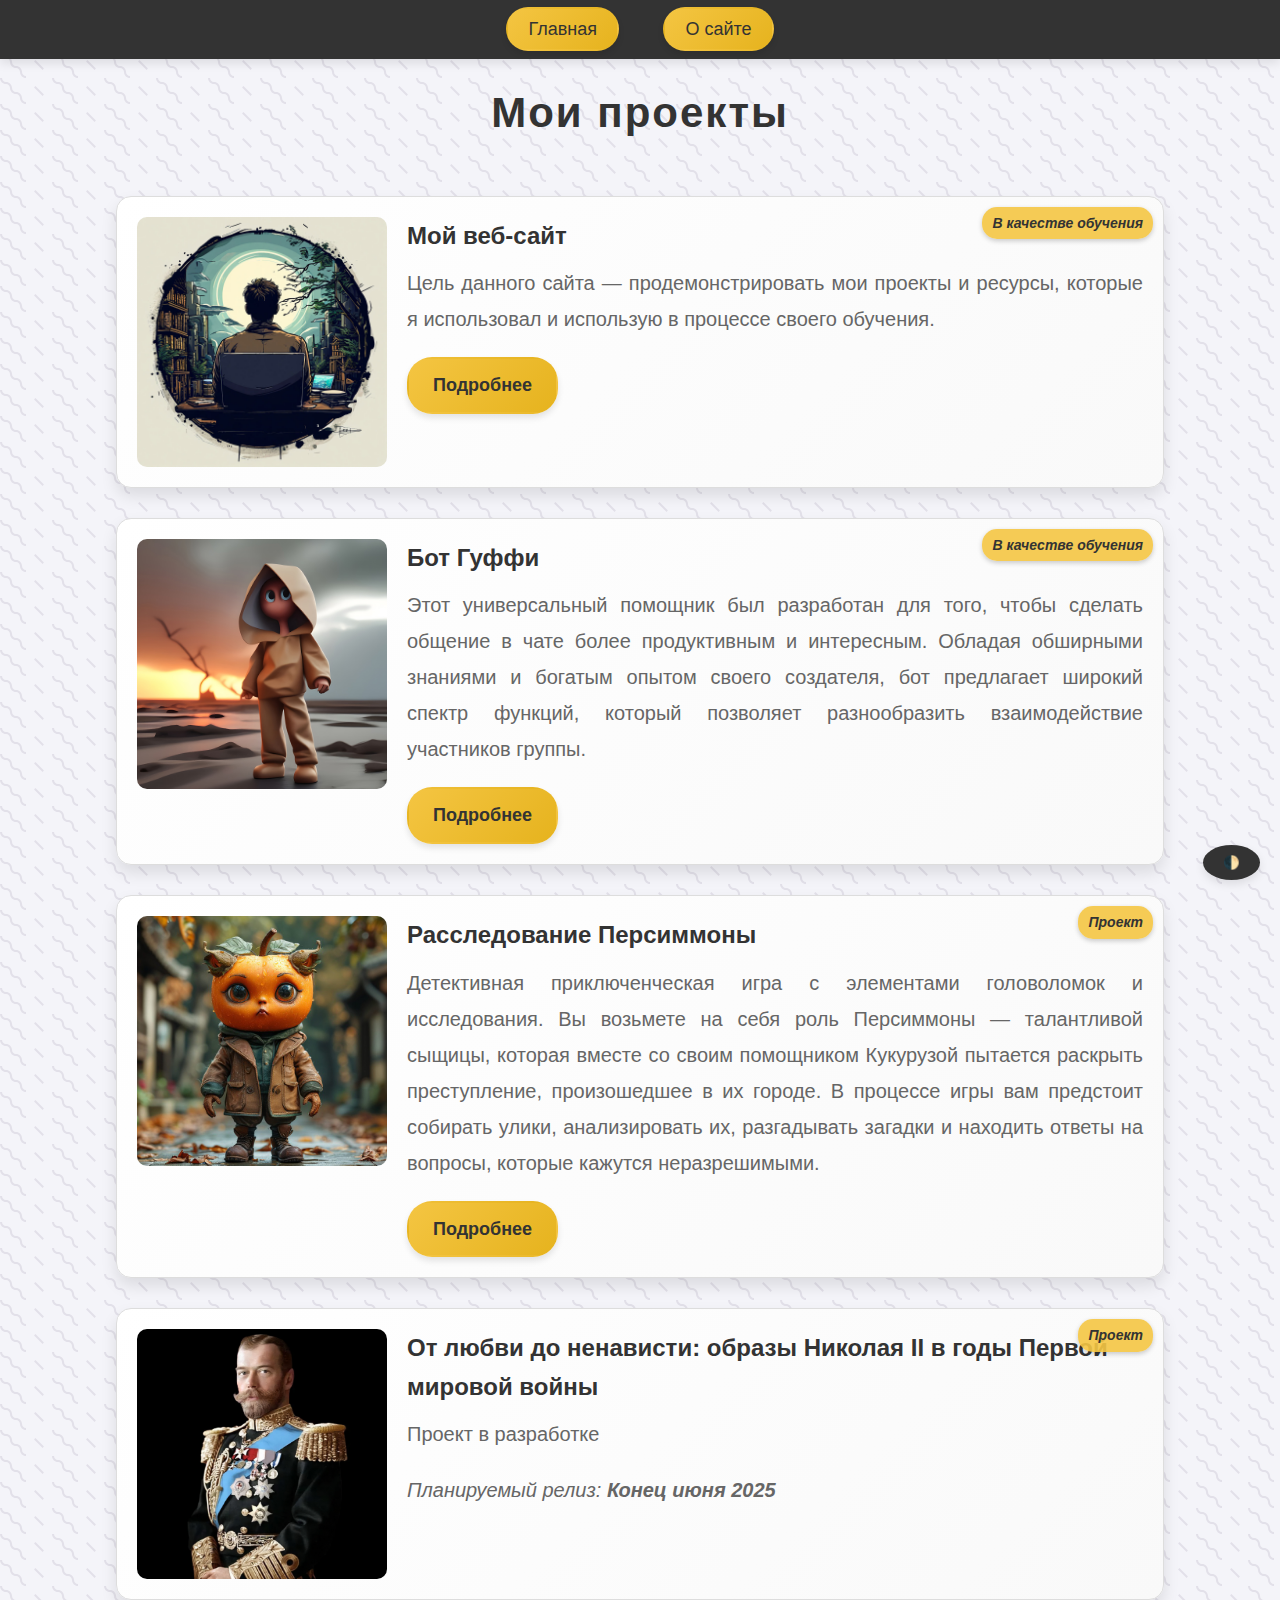
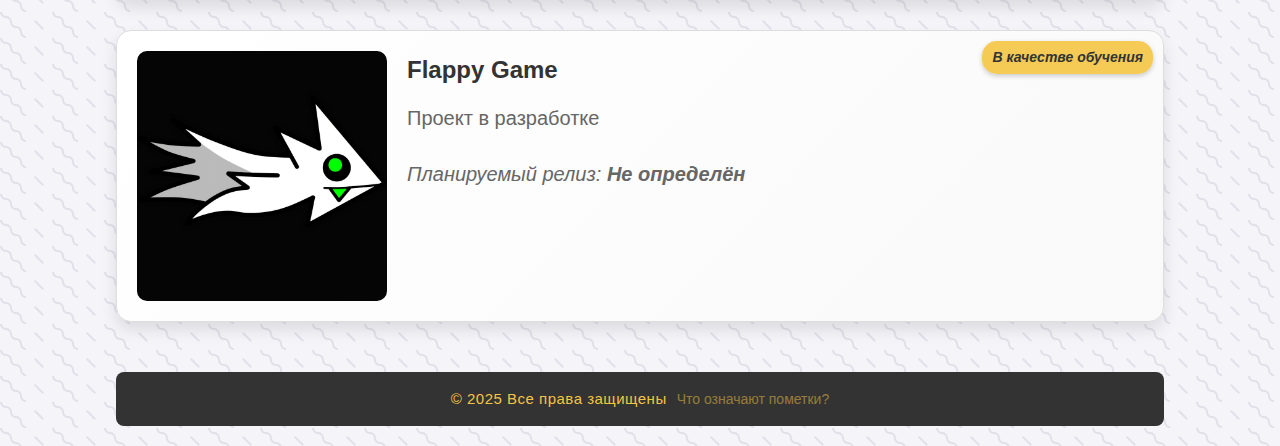
<file: projects.html>
<!DOCTYPE html>
<html lang="ru">

<head>
  <meta charset="UTF-8">
  <link rel="shortcut icon" href="img/logo.png" type="image/x-icon">
  <meta name="viewport" content="width=device-width, initial-scale=1.0">
  <meta name="description" content="Портфолио разработчика: учебные проекты, такие как веб-сайт и бот Гуффи, а также самостоятельные работы, включая 'Расследование Персимоны' и исторический анализ образов Николая II.">
  <meta name="keywords" content="портфолио, веб-разработка, программирование, бот Гуффи, обучение, проекты, Расследование Персимоны, Николай II, Первая мировая война">
  <title>Мои проекты</title>
  <link rel="stylesheet" href="css/projects.css">
</head>

<body>
  <div class="headbar">
    <a href="index.html">Главная</a>
    <a href="about.html">О сайте</a>
  </div>

  <div class="container">
    <header>
      <h1>Мои проекты</h1>
    </header>

    <section class="projects-list">
      <div class="project-item">
        <span class="project-type">В качестве обучения</span>
        <img src="img/website.jpg" alt="Мой сайт">
        <div class="info">
          <h3>Мой веб-сайт</h3>
          <p>Цель данного сайта — продемонстрировать мои проекты и ресурсы, которые я использовал и использую в процессе своего обучения.</p>
          <a href="index.html">Подробнее</a>
        </div>
      </div>

      <div class="project-item">
        <span class="project-type">В качестве обучения</span>
        <img src="img/guffi.jpg" alt="Бот Гуффи">
        <div class="info">
          <h3>Бот Гуффи</h3>
          <p>Этот универсальный помощник был разработан для того, чтобы сделать общение в чате более продуктивным и интересным. Обладая обширными знаниями и богатым опытом своего создателя, бот предлагает широкий спектр функций, который позволяет разнообразить взаимодействие участников группы.</p>
          <a href="guffi_bot.html">Подробнее</a>
        </div>
      </div>

      <div class="project-item">
        <span class="project-type">Проект</span>
        <img src="img/persimmona.jpg" alt="Расследование Персимоны">
        <div class="info">
          <h3>Расследование Персиммоны</h3>
          <p>Детективная приключенческая игра с элементами головоломок и исследования. Вы возьмете на себя роль Персиммоны — талантливой сыщицы, которая вместе со своим помощником Кукурузой пытается раскрыть преступление, произошедшее в их городе. В процессе игры вам предстоит собирать улики, анализировать их, разгадывать загадки и находить ответы на вопросы, которые кажутся неразрешимыми.</p>
          <a href="persimmona.html">Подробнее</a>
        </div>
      </div>

      <div class="project-item">
        <span class="project-type">Проект</span>
        <img src="img/N2.jpg" alt="Фото Николая 2">
        <div class="info">
          <h3>От любви до ненависти: образы Николая II в годы Первой мировой войны</h3>
          <p>Проект в разработке</p>
          <p class="release-date">Планируемый релиз: <strong>Конец июня 2025</strong></p>
        </div>
      </div>

      <div class="project-item">
        <img src="img/flappy.jpg" alt="Flappy Game">
        <span class="project-type">В качестве обучения</span>
        <div class="info">
          <h3>Flappy Game</h3>
          <p>Проект в разработке</p>
          <p class="release-date">Планируемый релиз: <strong>Не определён</strong></p>
        </div>
      </div>
    </section>

    <footer>
      <p>© 2025 Все права защищены</p>
      <button class="footer-info-btn" onclick="toggleFooterContent(event)">Что означают пометки?</button>
      <div class="footer-content">
        <h3>Что означают пометки у проектов:</h3>
        <ul>
          <li><strong>В качестве обучения</strong> — проекты, созданные в процессе обучения и отработки новых навыков.</li>
          <li><strong>Проект</strong> — самостоятельные проекты, разработанные для решения конкретных задач или реализации идей.</li>
          <li><strong>По заказу</strong> — проекты, выполненные по запросу или заказу сторонних лиц или организаций.</li>
        </ul>
      </div>
    </footer>
  </div>

  <button class="theme-toggle" onclick="toggleTheme()">🌓</button>

  <script>
    function toggleTheme() {
      const body = document.body;
      body.classList.toggle('dark-theme');
      const isDarkTheme = body.classList.contains('dark-theme');
      localStorage.setItem('theme', isDarkTheme ? 'dark' : 'light');
    }

    function applySavedTheme() {
      const savedTheme = localStorage.getItem('theme');
      if (savedTheme === 'dark') {
        document.body.classList.add('dark-theme');
      } else {
        document.body.classList.remove('dark-theme');
      }
    }

    function toggleFooterContent(event) {
      event.stopPropagation();
      const content = document.querySelector('.footer-content');
      content.classList.toggle('active');
    }

    document.addEventListener('click', function(event) {
      const content = document.querySelector('.footer-content');
      const button = document.querySelector('.footer-info-btn');
      
      if (!content.contains(event.target) && event.target !== button) {
        content.classList.remove('active');
      }
    });

    applySavedTheme();
  </script>
</body>

</html>
</file>
<file: css/about.css>
* {
    margin: 0;
    padding: 0;
    box-sizing: border-box;
}

body {
    font-family: 'Segoe UI', Tahoma, Geneva, Verdana, sans-serif;
    background-color: #f4f4f9;
    background-image: url("data:image/svg+xml,%3Csvg width='52' height='26' viewBox='0 0 52 26' xmlns='http://www.w3.org/2000/svg'%3E%3Cg fill='none' fill-rule='evenodd'%3E%3Cg fill='%239C92AC' fill-opacity='0.2'%3E%3Cpath d='M10 10c0-2.21-1.79-4-4-4-3.314 0-6-2.686-6-6h2c0 2.21 1.79 4 4 4 3.314 0 6 2.686 6 6 0 2.21 1.79 4 4 4 3.314 0 6 2.686 6 6 0 2.21 1.79 4 4 4v2c-3.314 0-6-2.686-6-6 0-2.21-1.79-4-4-4-3.314 0-6-2.686-6-6zm25.464-1.95l8.486 8.486-1.414 1.414-8.486-8.486 1.414-1.414z' /%3E%3C/g%3E%3C/g%3E%3C/svg%3E");
    color: #333;
    line-height: 1.6;
    transition: background-color 0.3s ease, color 0.3s ease;
    animation: moveBackground 50s linear infinite;
}

@keyframes moveBackground {
    0% {
        background-position: 0 0;
    }
    100% {
        background-position: 100% 100%;
    }
}

body.dark-theme {
    background-color: #1a1a1a;
    background-image: url("data:image/svg+xml,%3Csvg width='52' height='26' viewBox='0 0 52 26' xmlns='http://www.w3.org/2000/svg'%3E%3Cg fill='none' fill-rule='evenodd'%3E%3Cg fill='%235f4b8b' fill-opacity='0.2'%3E%3Cpath d='M10 10c0-2.21-1.79-4-4-4-3.314 0-6-2.686-6-6h2c0 2.21 1.79 4 4 4 3.314 0 6 2.686 6 6 0 2.21 1.79 4 4 4 3.314 0 6 2.686 6 6 0 2.21 1.79 4 4 4v2c-3.314 0-6-2.686-6-6 0-2.21-1.79-4-4-4-3.314 0-6-2.686-6-6zm25.464-1.95l8.486 8.486-1.414 1.414-8.486-8.486 1.414-1.414z' /%3E%3C/g%3E%3C/g%3E%3C/svg%3E");
    color: #f4f4f9;
}

.headbar {
    background-color: #333;
    color: #fff;
    padding: 15px 0;
    text-align: center;
    box-shadow: 0 4px 10px rgba(0, 0, 0, 0.1);
}

.headbar a {
    color: #333;
    text-decoration: none;
    margin: 0 20px;
    font-size: 18px;
    padding: 10px 20px;
    border-radius: 25px;
    background: linear-gradient(135deg, #f4c542, #e6b31e);
    box-shadow: 0 4px 6px rgba(0, 0, 0, 0.1);
    transition: all 0.3s ease;
    border: 2px solid transparent;
}

.headbar a:hover {
    background: linear-gradient(135deg, #333, #1a1a1a);
    color: #f4c542;
    transform: translateY(-3px);
    box-shadow: 0 6px 12px rgba(0, 0, 0, 0.2);
    border-color: #f4c542;
}

body.dark-theme .headbar a {
    background: linear-gradient(135deg, #f4c542, #e6b31e);
    color: #333;
}

body.dark-theme .headbar a:hover {
    background: linear-gradient(135deg, #333, #1a1a1a);
    color: #f4c542;
}

.container {
    width: 85%;
    margin: 0 auto;
    padding: 20px;
}

header {
    text-align: center;
    margin-bottom: 50px;
}

header h1 {
    font-size: 42px;
    color: #333;
    font-weight: 700;
    letter-spacing: 2px;
    transition: transform 0.3s ease;
    text-shadow: 2px 2px 4px rgba(0, 0, 0, 0.1);
}

body.dark-theme header h1 {
    color: #f4c542;
}

header h1:hover {
    transform: scale(1.05);
}

section h2 {
    font-size: 32px;
    color: #333;
    margin-bottom: 15px;
    text-align: center;
    font-weight: 600;
    text-shadow: 2px 2px 4px rgba(0, 0, 0, 0.1);
}

body.dark-theme section h2 {
    color: #f4f4f9;
}

section p {
    font-size: 18px;
    margin-bottom: 30px;
    text-align: justify;
    line-height: 1.8;
    color: #555;
    transition: color 0.3s ease;
}

body.dark-theme section p {
    color: #ccc;
}

.info-card {
    background: linear-gradient(135deg, #ffffff, #f9f9f9);
    border: 1px solid #ddd;
    padding: 20px;
    border-radius: 10px;
    box-shadow: 0 4px 10px rgba(0, 0, 0, 0.1);
    margin-bottom: 30px;
    transition: transform 0.3s ease, box-shadow 0.3s ease;
}

body.dark-theme .info-card {
    background: linear-gradient(135deg, #2d2d2d, #1a1a1a);
    border-color: #444;
}

.info-card:hover {
    transform: translateY(-5px);
    box-shadow: 0 6px 20px rgba(0, 0, 0, 0.1);
}

.info-card h3 {
    font-size: 24px;
    color: #333;
    margin-bottom: 15px;
    text-align: center;
    text-shadow: 2px 2px 4px rgba(0, 0, 0, 0.1);
}

body.dark-theme .info-card h3 {
    color: #f4c542;
}

.info-card p {
    font-size: 18px;
    color: #555;
    margin-bottom: 15px;
    transition: color 0.3s ease;
}

body.dark-theme .info-card p {
    color: #ccc;
}

.info-card ul {
    list-style-type: none;
    padding-left: 20px;
}

.info-card ul li {
    margin-bottom: 10px;
    font-size: 18px;
    color: #555;
    transition: color 0.3s ease;
}

body.dark-theme .info-card ul li {
    color: #ccc;
}

footer {
    text-align: center;
    padding: 15px;
    background-color: #333;
    color: #fff;
    margin-top: 50px;
    border-radius: 8px;
}

footer p {
    font-size: 15px;
    font-weight: 500;
    letter-spacing: 0.5px;
    color: #f4c542;
}

.theme-toggle {
    position: fixed;
    bottom: 20px;
    right: 20px;
    background-color: #333;
    color: #fff;
    border: none;
    padding: 10px 20px;
    border-radius: 50%;
    cursor: pointer;
    box-shadow: 0 4px 10px rgba(0, 0, 0, 0.1);
    transition: background-color 0.3s ease, transform 0.3s ease;
}

.theme-toggle:hover {
    background-color: #f4c542;
    transform: scale(1.1);
}

@media (max-width: 768px) {
    .container {
        width: 95%;
    }

    header h1 {
        font-size: 32px;
    }

    section h2 {
        font-size: 28px;
    }

    section p {
        font-size: 16px;
    }

    .headbar a {
        margin: 0 10px;
        font-size: 16px;
    }

    .info-card {
        padding: 15px;
    }

    .info-card h3 {
        font-size: 20px;
    }

    .info-card p {
        font-size: 16px;
    }

    .info-card ul li {
        font-size: 16px;
    }
}
</file>
<file: css/education.css>
* {
    margin: 0;
    padding: 0;
    box-sizing: border-box;
}

body {
    font-family: 'Segoe UI', Tahoma, Geneva, Verdana, sans-serif;
    background-color: #f4f4f9;
    background-image: url("data:image/svg+xml,%3Csvg width='52' height='26' viewBox='0 0 52 26' xmlns='http://www.w3.org/2000/svg'%3E%3Cg fill='none' fill-rule='evenodd'%3E%3Cg fill='%239C92AC' fill-opacity='0.2'%3E%3Cpath d='M10 10c0-2.21-1.79-4-4-4-3.314 0-6-2.686-6-6h2c0 2.21 1.79 4 4 4 3.314 0 6 2.686 6 6 0 2.21 1.79 4 4 4 3.314 0 6 2.686 6 6 0 2.21 1.79 4 4 4v2c-3.314 0-6-2.686-6-6 0-2.21-1.79-4-4-4-3.314 0-6-2.686-6-6zm25.464-1.95l8.486 8.486-1.414 1.414-8.486-8.486 1.414-1.414z' /%3E%3C/g%3E%3C/g%3E%3C/svg%3E");
    color: #333;
    line-height: 1.6;
    transition: background-color 0.3s ease, color 0.3s ease;
    animation: moveBackground 50s linear infinite;
}

@keyframes moveBackground {
    0% {
    background-position: 0 0;
    }
    100% {
    background-position: 100% 100%;
    }
}

body.dark-theme {
    background-color: #1a1a1a;
    background-image: url("data:image/svg+xml,%3Csvg width='52' height='26' viewBox='0 0 52 26' xmlns='http://www.w3.org/2000/svg'%3E%3Cg fill='none' fill-rule='evenodd'%3E%3Cg fill='%23A0522D' fill-opacity='0.2'%3E%3Cpath d='M10 10c0-2.21-1.79-4-4-4-3.314 0-6-2.686-6-6h2c0 2.21 1.79 4 4 4 3.314 0 6 2.686 6 6 0 2.21 1.79 4 4 4 3.314 0 6 2.686 6 6 0 2.21 1.79 4 4 4v2c-3.314 0-6-2.686-6-6 0-2.21-1.79-4-4-4-3.314 0-6-2.686-6-6zm25.464-1.95l8.486 8.486-1.414 1.414-8.486-8.486 1.414-1.414z' /%3E%3C/g%3E%3C/g%3E%3C/svg%3E");
    color: #f4f4f9;
}

.headbar {
    position: fixed;
    top: 0;
    left: 0;
    right: 0;
    background: rgba(255, 255, 255, 0.1);
    backdrop-filter: blur(10px);
    -webkit-backdrop-filter: blur(10px);
    padding: 15px 0;
    display: flex;
    justify-content: center;
    gap: 30px;
    z-index: 1000;
    border-bottom: 2px solid transparent;
    background-clip: padding-box;
    border-bottom-color: #A0522D;
}

body.dark-theme .headbar {
    background: rgba(26, 26, 26, 0.1);
    border-bottom-color: #A0522D;
}

.headbar a {
    color: #333;
    text-decoration: none;
    font-size: 18px;
    font-weight: 500;
    position: relative;
    transition: color 0.3s ease;
}

body.dark-theme .headbar a {
    color: #f4f4f9;
}

.headbar a::after {
    content: '';
    position: absolute;
    width: 0;
    height: 2px;
    bottom: -4px;
    left: 0;
    background: linear-gradient(135deg, #8B4513, #A0522D);
    transition: width 0.3s ease;
}

.headbar a:hover::after {
    width: 100%;
}

.headbar a:hover {
    color: #A0522D;
}

body.dark-theme .headbar a:hover {
    color: #8B4513;
}

.hamburger {
    display: none;
    position: fixed;
    top: 15px;
    right: 15px;
    z-index: 1100;
    background: none;
    border: none;
    cursor: pointer;
    padding: 10px;
}

.hamburger span {
    display: block;
    width: 24px;
    height: 3px;
    background: #333;
    margin: 5px 0;
    transition: all 0.3s ease;
}

body.dark-theme .hamburger span {
    background: #f4f4f9;
}

.hamburger.active span:nth-child(1) {
    transform: rotate(45deg) translate(7px, 7px);
}

.hamburger.active span:nth-child(2) {
    opacity: 0;
}

.hamburger.active span:nth-child(3) {
    transform: rotate(-45deg) translate(7px, -7px);
}

.mobile-menu {
    position: fixed;
    top: 0;
    right: -100%;
    width: 250px;
    height: 100%;
    background: linear-gradient(135deg, #ffffff, #f9f9f9);
    box-shadow: -5px 0 15px rgba(0, 0, 0, 0.2);
    display: flex;
    flex-direction: column;
    padding: 60px 20px 80px;
    transition: right 0.3s ease;
    z-index: 1000;
}

body.dark-theme .mobile-menu {
    background: linear-gradient(135deg, #2d2d2d, #1a1a1a);
}

.mobile-menu.active {
    right: 0;
}

.mobile-menu a {
    color: #fff;
    text-decoration: none;
    font-size: 18px;
    padding: 15px;
    margin: 5px 0;
    border-radius: 10px;
    background: linear-gradient(135deg, #8B4513, #A0522D);
    transition: all 0.3s ease;
    opacity: 0;
    transform: translateX(20px);
    text-align: center;
    position: relative;
    overflow: hidden;
}

.mobile-menu.active a {
    animation: slideInLink 0.3s ease forwards;
}

.mobile-menu a:nth-child(1) {
    animation-delay: 0.1s;
}

.mobile-menu a:nth-child(2) {
    animation-delay: 0.2s;
}

@keyframes slideInLink {
    to {
    opacity: 1;
    transform: translateX(0);
    }
}

.mobile-menu a::before {
    content: '';
    position: absolute;
    top: 0;
    left: -100%;
    width: 100%;
    height: 100%;
    background: linear-gradient(90deg, transparent, rgba(255, 255, 255, 0.2), transparent);
    transition: 0.5s;
}

.mobile-menu a:hover::before {
    left: 100%;
}

.mobile-menu a:hover {
    background: linear-gradient(135deg, #A0522D, #8B4513);
    transform: translateY(-2px);
    box-shadow: 0 6px 16px rgba(0, 0, 0, 0.3);
}

.mobile-menu a:active {
    transform: translateY(1px);
    box-shadow: 0 2px 8px rgba(0, 0, 0, 0.2);
}

.mobile-theme-toggle {
    position: absolute;
    bottom: 20px;
    right: 20px;
    background: linear-gradient(135deg, #8B4513, #A0522D);
    color: white;
    border: none;
    width: 50px;
    height: 50px;
    border-radius: 8px;
    font-size: 20px;
    cursor: pointer;
    display: flex;
    align-items: center;
    justify-content: center;
    box-shadow: 0 4px 8px rgba(0, 0, 0, 0.2);
    transition: all 0.3s ease;
    margin-top: auto;
    margin-bottom: 20px;
    align-self: flex-end;
}

.mobile-theme-toggle:hover {
    transform: scale(1.1);
}

.container {
    width: 85%;
    margin: 0 auto;
    padding: 80px 20px 20px;
}

header {
    text-align: center;
    margin-bottom: 30px;
}

header h1 {
    font-family: 'Unbounded', sans-serif;
    font-size: 38px;
    color: #333;
    font-weight: 200;
    letter-spacing: 2px;
    transition: transform 0.3s ease;
}

body.dark-theme header h1 {
    color: #A0522D;
}

header h1:hover {
    transform: scale(1.05);
}

.announcement {
    background: linear-gradient(135deg, #ffffff, #f9f9f9);
    border-radius: 15px;
    padding: 20px;
    margin-bottom: 40px;
    box-shadow: 0 6px 15px rgba(0, 0, 0, 0.1);
    transition: transform 0.3s ease, box-shadow 0.3s ease;
    text-align: center;
    font-size: 18px;
    color: #555;
    border-left: 5px solid #8B4513;
}

.announcement:hover {
    transform: translateY(-5px);
    box-shadow: 0 10px 20px rgba(0, 0, 0, 0.15);
}

body.dark-theme .announcement {
    background: linear-gradient(135deg, #2d2d2d, #1a1a1a);
    color: #ccc;
    border-left-color: #A0522D;
}

.announcement strong {
    color: #333;
    font-weight: 600;
}

body.dark-theme .announcement strong {
    color: #A0522D;
}

section h2 {
    font-size: 32px;
    color: #333;
    margin-bottom: 15px;
    text-align: center;
    font-weight: 600;
}

body.dark-theme section h2 {
    color: #f4f4f9;
}

section p {
    font-size: 18px;
    margin-bottom: 30px;
    text-align: justify;
    line-height: 1.8;
    color: #555;
}

body.dark-theme section p {
    color: #ccc;
}

.about-block {
    background: linear-gradient(135deg, #ffffff, #f9f9f9);
    border-radius: 15px;
    padding: 30px;
    margin-bottom: 50px;
    box-shadow: 0 6px 15px rgba(0, 0, 0, 0.1);
    transition: transform 0.3s ease, box-shadow 0.3s ease;
}

body.dark-theme .about-block {
    background: linear-gradient(135deg, #2d2d2d, #1a1a1a);
    border: 1px solid #444;
}

.about-block:hover {
    transform: translateY(-5px);
    box-shadow: 0 10px 30px rgba(0, 0, 0, 0.15);
}

.projects-list {
    display: flex;
    flex-wrap: wrap;
    justify-content: center;
    gap: 30px;
    margin-top: 50px;
    align-items: stretch;
}

.project-item {
    flex: 1 1 calc(33.33% - 20px);
    max-width: calc(33.33% - 20px);
    min-width: 300px;
    background: linear-gradient(135deg, #ffffff, #f9f9f9);
    border: 1px solid #ddd;
    padding: 25px;
    border-radius: 15px;
    box-shadow: 0 6px 15px rgba(0, 0, 0, 0.1);
    transition: transform 0.3s ease, box-shadow 0.3s ease;
    display: flex;
    flex-direction: column;
}

body.dark-theme .project-item {
    background: linear-gradient(135deg, #2d2d2d, #1a1a1a);
    border-color: #444;
}

.project-item:hover {
    transform: translateY(-10px);
    box-shadow: 0 10px 30px rgba(0, 0, 0, 0.15);
}

.project-item h3 {
    font-size: 24px;
    color: #333;
    margin-bottom: 15px;
    text-align: center;
}

body.dark-theme .project-item h3 {
    color: #A0522D;
}

.project-item p {
    font-size: 18px;
    color: #666;
    width: 100%;
    text-align: justify;
    margin-bottom: 15px;
}

body.dark-theme .project-item p {
    color: #ccc;
}

.project-links {
    display: flex;
    gap: 15px;
    justify-content: center;
    flex-wrap: wrap;
    margin-top: auto;
}

.project-links a {
    display: inline-flex;
    align-items: center;
    justify-content: center;
    gap: 8px;
    padding: 12px 24px;
    background: linear-gradient(135deg, #8B4513, #A0522D);
    color: #fff;
    font-size: 16px;
    text-decoration: none;
    border-radius: 12px;
    transition: all 0.3s ease;
    position: relative;
    overflow: hidden;
}

.project-links a::before {
    content: '';
    position: absolute;
    top: 0;
    left: -100%;
    width: 100%;
    height: 100%;
    background: linear-gradient(90deg, transparent, rgba(255, 255, 255, 0.2), transparent);
    transition: 0.5s;
}

.project-links a:hover::before {
    left: 100%;
}

.project-links a:hover {
    background: linear-gradient(135deg, #A0522D, #8B4513);
    transform: translateY(-2px);
    box-shadow: 0 6px 16px rgba(0, 0, 0, 0.3);
}

.project-links a:active {
    transform: translateY(1px);
    box-shadow: 0 2px 8px rgba(0, 0, 0, 0.2);
}

.project-links a img {
    width: 24px;
    height: 24px;
    transition: transform 0.3s ease;
}

.project-links a:hover img {
    transform: rotate(360deg);
}

footer {
    text-align: center;
    padding: 15px;
    background-color: #222;
    color: #fff;
    margin-top: 50px;
    border-radius: 8px;
}

footer p {
    font-size: 15px;
    font-weight: 500;
    letter-spacing: 0.5px;
    color: #A0522D;
}

.theme-toggle {
    position: fixed;
    bottom: 20px;
    right: 20px;
    background-color: #222;
    color: #fff;
    border: none;
    padding: 12px;
    border-radius: 50%;
    cursor: pointer;
    box-shadow: 0 4px 10px rgba(0, 0, 0, 0.1);
    transition: background-color 0.3s ease, transform 0.3s ease;
}

.theme-toggle:hover {
    background-color: #A0522D;
    transform: scale(1.1);
}

.progress-container {
    width: 100%;
    height: 10px;
    background-color: #e0e0e0;
    border-radius: 5px;
    margin: 10px 0;
    overflow: hidden;
}

body.dark-theme .progress-container {
    background-color: #444;
}

.progress-bar {
    height: 100%;
    border-radius: 5px;
    background: linear-gradient(135deg, #8B4513, #A0522D);
    width: 0%;
    position: relative;
    overflow: hidden;
}

.progress-bar::after {
    content: '';
    position: absolute;
    top: 0;
    left: 0;
    width: 100%;
    height: 100%;
    background: linear-gradient(90deg, transparent, rgba(255, 255, 255, 0.2), transparent);
    transition: 0.5s;
}

.checklist {
    list-style-type: none;
    padding-left: 5px;
    margin: 15px 0;
}

.checklist li {
    padding: 8px 0;
    position: relative;
    padding-left: 30px;
    font-size: 16px;
    line-height: 1.5;
    display: flex;
    align-items: center;
}

.checklist li::before {
    content: none;
}

.checklist li .icon {
    position: absolute;
    left: 0;
    width: 20px;
    height: 20px;
    display: flex;
    align-items: center;
    justify-content: center;
    font-size: 20px;
}

.checklist li:not(.completed) .icon::before,
.checklist li:not(.completed) .icon::after {
    content: '';
    position: absolute;
    width: 12px;
    height: 2px;
    background-color: #ff4444;
    transform-origin: center;
}

.checklist li:not(.completed) .icon::before {
    transform: rotate(45deg);
    animation: crossAppear1 0.3s ease-out forwards;
}

.checklist li:not(.completed) .icon::after {
    transform: rotate(-45deg);
    animation: crossAppear2 0.3s ease-out forwards 0.1s;
}

@keyframes crossAppear1 {
    0% {
    transform: rotate(45deg) scaleX(0);
    }
    100% {
    transform: rotate(45deg) scaleX(1);
    }
}

@keyframes crossAppear2 {
    0% {
    transform: rotate(-45deg) scaleX(0);
    }
    100% {
    transform: rotate(-45deg) scaleX(1);
    }
}

.checklist li.completed .icon::before {
    content: '';
    position: absolute;
    width: 6px;
    height: 12px;
    border: solid #4CAF50;
    border-width: 0 2px 2px 0;
    transform: rotate(45deg);
    animation: checkAppear 0.3s ease-out forwards;
}

@keyframes checkAppear {
    0% {
    transform: scale(0) rotate(45deg);
    }
    100% {
    transform: scale(1) rotate(45deg);
    }
}

.details-link {
    display: inline-flex;
    align-items: center;
    justify-content: center;
    gap: 8px;
    padding: 10px 20px;
    background: linear-gradient(135deg, #8B4513, #A0522D);
    color: #fff;
    text-decoration: none;
    border-radius: 12px;
    transition: all 0.3s ease;
    text-align: center;
    font-weight: bold;
    position: relative;
    overflow: hidden;
}

.details-link::before {
    content: '';
    position: absolute;
    top: 0;
    left: -100%;
    width: 100%;
    height: 100%;
    background: linear-gradient(90deg, transparent, rgba(255, 255, 255, 0.2), transparent);
    transition: 0.5s;
}

.details-link:hover::before {
    left: 100%;
}

.details-link:hover {
    background: linear-gradient(135deg, #A0522D, #8B4513);
    transform: translateY(-2px);
    box-shadow: 0 6px 16px rgba(0, 0, 0, 0.3);
}

.details-link:active {
    transform: translateY(1px);
    box-shadow: 0 2px 8px rgba(0, 0, 0, 0.2);
}

@media (max-width: 1200px) {
    .project-item {
    flex: 1 1 calc(50% - 15px);
    max-width: calc(50% - 15px);
    }
}

@media (max-width: 768px) {
    .headbar {
    display: none;
    }
    .hamburger {
    display: block;
    }
    .container {
    width: 95%;
    padding: 60px 15px 15px;
    }
    header h1 {
    font-size: 28px;
    }
    .announcement {
    font-size: 16px;
    padding: 15px;
    }
    section h2 {
    font-size: 28px;
    }
    section p {
    font-size: 16px;
    }
    .project-item {
    flex: 1 1 100%;
    max-width: 100%;
    min-width: 0;
    }
    .project-links {
    flex-direction: column;
    gap: 10px;
    }
    .project-links a {
    font-size: 14px;
    padding: 8px 16px;
    }
    .checklist li {
    font-size: 14px;
    padding-left: 25px;
    }
    .theme-toggle {
    display: none;
    }
    .mobile-menu {
    padding-bottom: 80px;
    }
}
</file>
<file: css/guffi_bot.css>
* {
    margin: 0;
    padding: 0;
    box-sizing: border-box;
}

body {
    font-family: 'Segoe UI', Tahoma, Geneva, Verdana, sans-serif;
    background-color: #f8f8f8;
    background-image: url("data:image/svg+xml,%3Csvg width='52' height='26' viewBox='0 0 52 26' xmlns='http://www.w3.org/2000/svg'%3E%3Cg fill='none' fill-rule='evenodd'%3E%3Cg fill='%239C92AC' fill-opacity='0.1'%3E%3Cpath d='M10 10c0-2.21-1.79-4-4-4-3.314 0-6-2.686-6-6h2c0 2.21 1.79 4 4 4 3.314 0 6 2.686 6 6 0 2.21 1.79 4 4 4 3.314 0 6 2.686 6 6 0 2.21 1.79 4 4 4v2c-3.314 0-6-2.686-6-6 0-2.21-1.79-4-4-4-3.314 0-6-2.686-6-6zm25.464-1.95l8.486 8.486-1.414 1.414-8.486-8.486 1.414-1.414z' /%3E%3C/g%3E%3C/g%3E%3C/svg%3E");
    color: #333;
    line-height: 1.6;
    transition: background-color 0.3s ease, color 0.3s ease;
    animation: moveBackground 50s linear infinite;
}

@keyframes moveBackground {
    0% { background-position: 0 0; }
    100% { background-position: 100% 100%; }
}

body.dark-theme {
    background-color: #1a1a1a;
    background-image: url("data:image/svg+xml,%3Csvg width='52' height='26' viewBox='0 0 52 26' xmlns='http://www.w3.org/2000/svg'%3E%3Cg fill='none' fill-rule='evenodd'%3E%3Cg fill='%235f4b8b' fill-opacity='0.2'%3E%3Cpath d='M10 10c0-2.21-1.79-4-4-4-3.314 0-6-2.686-6-6h2c0 2.21 1.79 4 4 4 3.314 0 6 2.686 6 6 0 2.21 1.79 4 4 4 3.314 0 6 2.686 6 6 0 2.21 1.79 4 4 4v2c-3.314 0-6-2.686-6-6 0-2.21-1.79-4-4-4-3.314 0-6-2.686-6-6zm25.464-1.95l8.486 8.486-1.414 1.414-8.486-8.486 1.414-1.414z' /%3E%3C/g%3E%3C/g%3E%3C/svg%3E");
    color: #f4f4f9;
}

.headbar {
    display: flex;
    justify-content: space-between;
    align-items: center;
    background-color: #333;
    color: #fff;
    padding: 10px 10px;
    box-shadow: 0 4px 15px rgba(0, 0, 0, 0.2);
}

.headbar a {
    display: inline-flex;
    align-items: center;
    justify-content: center;
    gap: 10px;
    color: #222;
    text-decoration: none;
    font-size: 18px;
    padding: 10px 20px;
    border-radius: 25px;
    background: linear-gradient(135deg, #f4c542, #e6b31e);
    box-shadow: 0 4px 8px rgba(0, 0, 0, 0.1);
    transition: all 0.3s ease;
    border: 2px solid transparent;
    font-weight: 600;
}

.headbar a img {
    width: 24px;
    height: 24px;
    transition: transform 0.3s ease;
}

.headbar a:hover img {
    transform: rotate(360deg);
}

.headbar a:hover {
    background: linear-gradient(135deg, #333, #1a1a1a);
    color: #f4c542;
    transform: translateY(-3px);
    box-shadow: 0 6px 15px rgba(0, 0, 0, 0.25);
    border-color: #f4c542;
}

body.dark-theme .headbar a {
    background: linear-gradient(135deg, #f4c542, #e6b31e);
    color: #222;
}

body.dark-theme .headbar a:hover {
    background: linear-gradient(135deg, #333, #1a1a1a);
    color: #e6a91e;
}

.container {
    width: 85%;
    margin: 0 auto;
    padding: 20px;
}

header {
    text-align: center;
    margin-bottom: 50px;
}

header h1 {
    font-size: 42px;
    color: #333;
    font-weight: 700;
    letter-spacing: 2px;
    transition: transform 0.3s ease;
    text-shadow: 1px 1px 3px rgba(0, 0, 0, 0.1);
}

body.dark-theme header h1 {
    color: #f4c542;
}

header h1:hover {
    transform: scale(1.05);
}

section h2 {
    font-size: 32px;
    color: #333;
    margin-bottom: 15px;
    text-align: center;
    font-weight: 600;
}

body.dark-theme section h2 {
    color: #f4f4f9;
}

section p {
    font-size: 18px;
    margin-bottom: 30px;
    text-align: justify;
    line-height: 1.8;
    color: #444;
}

body.dark-theme section p {
    color: #ccc;
}

.about-block {
    background-color: #fff;
    border: 1px solid #e0e0e0;
    border-radius: 10px;
    padding: 30px;
    margin-bottom: 50px;
    box-shadow: 0 4px 15px rgba(0, 0, 0, 0.12);
    transition: transform 0.3s ease, box-shadow 0.3s ease;
}

.command-item {
    background-color: #fff;
    border: 1px solid #e0e0e0;
    border-radius: 10px;
    padding: 20px;
    box-shadow: 0 4px 15px rgba(0, 0, 0, 0.12);
    transition: transform 0.3s ease, box-shadow 0.3s ease;
}

.task-list {
    background-color: #fff;
    border: 1px solid #e0e0e0;
    border-radius: 10px;
    padding: 30px;
    margin: 50px auto;
    box-shadow: 0 4px 15px rgba(0, 0, 0, 0.12);
    transition: transform 0.3s ease, box-shadow 0.3s ease;
}

.task-list:hover {
    transform: translateY(-5px);
    box-shadow: 0 8px 25px rgba(0, 0, 0, 0.15);
}

.task-list h2 {
    color: #333;
    text-align: center;
    margin-bottom: 25px;
    font-size: 32px;
    position: relative;
}

.task-list h2:after {
    content: '';
    display: block;
    width: 80px;
    height: 4px;
    background: linear-gradient(to right, #e6a91e, #f4c542);
    margin: 10px auto 0;
    border-radius: 2px;
}

.task-list p {
    text-align: center;
    color: #555;
    margin-bottom: 30px;
    font-size: 18px;
}

.task-items {
    list-style: none;
    padding: 0;
}

.task-item {
    display: flex;
    align-items: flex-start;
    padding: 20px;
    margin-bottom: 20px;
    background: #f5f5f5;
    border-radius: 8px;
    transition: all 0.3s ease;
    border-left: 3px solid #e6a91e;
}

.task-item:hover {
    background: #eee;
    transform: translateX(5px);
    box-shadow: 0 3px 10px rgba(0, 0, 0, 0.1);
}

.task-icon {
    font-size: 26px;
    margin-right: 20px;
    color: #e6a91e;
    flex-shrink: 0;
}

.task-content {
    flex: 1;
}

.task-content h4 {
    margin: 0 0 8px 0;
    color: #444;
    font-size: 18px;
    font-weight: 600;
}

.task-content p {
    text-align: left;
    margin: 0 0 12px 0;
    color: #555;
    font-size: 15px;
}

.task-progress {
    display: flex;
    align-items: center;
    margin-top: 10px;
}

.progress-bar {
    height: 6px;
    background: #e0e0e0;
    border-radius: 3px;
    margin-right: 15px;
    flex-grow: 1;
    max-width: 200px;
    overflow: hidden;
    position: relative;
}

.progress-bar::after {
    content: '';
    position: absolute;
    top: 0;
    left: 0;
    height: 100%;
    width: var(--progress, 0%);
    background: linear-gradient(90deg, #3d8b40, #5cb85c);
    border-radius: 3px;
    transition: width 0.5s ease;
}

.progress-bar.animated::after {
    animation: progressAnimation 1.5s ease-in-out;
}

@keyframes progressAnimation {
    0% { width: 0%; }
    100% { width: var(--progress, 0%); }
}

.task-progress span {
    font-size: 13px;
    color: #666;
    font-weight: 500;
}

.task-notice {
    background: rgba(230, 169, 30, 0.1);
    padding: 15px;
    border-radius: 8px;
    text-align: center;
    margin-top: 30px;
    border-left: 4px solid #e6a91e;
}

.task-notice p {
    margin: 0;
    color: #555;
}

.task-notice a {
    color: #e6a91e;
    text-decoration: none;
    font-weight: 600;
}

.task-notice a:hover {
    text-decoration: underline;
}

.about-block:hover, .command-item:hover, .task-list:hover {
    transform: translateY(-5px);
    box-shadow: 0 8px 25px rgba(0, 0, 0, 0.15);
}

body.dark-theme .about-block, body.dark-theme .command-item, body.dark-theme .task-list {
    background-color: #2d2d2d;
    border-color: #444;
}

body.dark-theme .task-item {
    background-color: #3a3a3a;
    border-left-color: #f4c542;
}

body.dark-theme .task-item:hover {
    background-color: #444;
}

body.dark-theme .task-content h4 {
    color: #f4f4f9;
}

body.dark-theme .task-content p,
body.dark-theme .task-list p {
    color: #ccc;
}

body.dark-theme .progress-bar {
    background: #444;
}

body.dark-theme .progress-bar::after {
    background: linear-gradient(90deg, #2E7D32, #4CAF50);
}

body.dark-theme .task-progress span {
    color: #aaa;
}

body.dark-theme .task-notice {
    background: rgba(244, 197, 66, 0.15);
    border-left-color: #f4c542;
}

body.dark-theme .task-notice p {
    color: #eee;
}

.commands-list {
    display: flex;
    flex-wrap: wrap;
    gap: 30px;
    margin-top: 50px;
}

.command-item {
    flex: 1 1 calc(33.33% - 20px);
    margin-bottom: 0;
}

.command-item .info {
    flex: 1;
}

.command-item h3 {
    font-size: 24px;
    color: #333;
    margin-bottom: 10px;
}

body.dark-theme .command-item h3 {
    color: #f4c542;
}

.command-item p {
    font-size: 18px;
    color: #555;
    margin-bottom: 15px;
}

body.dark-theme .command-item p {
    color: #ccc;
}

.command-item ul, .task-list ul {
    list-style-type: none;
}

.command-item ul li {
    margin-bottom: 10px;
    font-size: 18px;
    color: #555;
    position: relative;
    padding-left: 20px;
}

.command-item ul li:before {
    content: "•";
    color: #e6a91e;
    position: absolute;
    left: 0;
    font-size: 20px;
}

body.dark-theme .command-item ul li {
    color: #ccc;
}

body.dark-theme .command-item ul li:before {
    color: #f4c542;
}

.command-item code {
    font-family: 'Courier New', monospace;
    background-color: #f5f5f5;
    padding: 3px 8px;
    border-radius: 4px;
    font-size: 16px;
    color: #333;
    border: 1px solid #ddd;
}

body.dark-theme .command-item code {
    background-color: #1a1a1a;
    color: #f4f4f9;
    border-color: #444;
}

.important-notice {
    background-color: #ffebee;
    padding: 20px;
    border-radius: 10px;
    margin-top: 30px;
    text-align: center;
    box-shadow: 0 4px 10px rgba(0, 0, 0, 0.1);
    border-left: 4px solid #d32f2f;
}

body.dark-theme .important-notice {
    background-color: #4a1a1a;
    border-left-color: #ff6b6b;
}

.important-notice p {
    font-size: 18px;
    color: #d32f2f;
    font-weight: bold;
    margin: 0;
}

body.dark-theme .important-notice p {
    color: #ff6b6b;
}

.theme-toggle {
    position: fixed;
    bottom: 20px;
    right: 20px;
    background-color: #222;
    color: #e6a91e;
    border: none;
    padding: 12px;
    border-radius: 50%;
    cursor: pointer;
    box-shadow: 0 4px 15px rgba(0, 0, 0, 0.2);
    transition: all 0.3s ease;
    font-size: 18px;
    width: 50px;
    height: 50px;
    display: flex;
    align-items: center;
    justify-content: center;
}

.theme-toggle:hover {
    background-color: #e6a91e;
    color: #222;
    transform: scale(1.1);
}

footer {
    text-align: center;
    padding: 20px;
    background-color: #222;
    color: #fff;
    margin-top: 50px;
    border-radius: 8px;
    box-shadow: 0 -4px 10px rgba(0, 0, 0, 0.1);
}

footer p {
    font-size: 16px;
    font-weight: 500;
    letter-spacing: 0.5px;
    color: #e6a91e;
}

@media (max-width: 1024px) {
    .command-item {
        flex: 1 1 calc(50% - 20px);
    }
}

@media (max-width: 768px) {
    .container {
        width: 95%;
    }
    
    header h1 {
        font-size: 32px;
    }
    
    section h2 {
        font-size: 28px;
    }
    
    section p {
        font-size: 16px;
    }
    
    .command-item {
        flex: 1 1 100%;
    }
    
    .command-item h3 {
        font-size: 22px;
    }
    
    .command-item p {
        font-size: 16px;
    }
    
    .headbar a {
        margin: 0 5px;
        font-size: 16px;
        padding: 8px 15px;
    }
    
    .task-list {
        padding: 20px;
    }
    
    .task-item {
        flex-direction: column;
        padding: 15px;
    }
    
    .task-icon {
        margin-right: 0;
        margin-bottom: 15px;
    }
    
    .task-progress {
        flex-direction: column;
        align-items: flex-start;
    }
    
    .progress-bar {
        width: 100%;
        max-width: 100%;
        margin-right: 0;
        margin-bottom: 5px;
    }
}
</file>
<file: css/projects.css>
* {
    margin: 0;
    padding: 0;
    box-sizing: border-box;
  }
  
  body {
    font-family: 'Segoe UI', Tahoma, Geneva, Verdana, sans-serif;
    background-color: #f4f4f9;
    background-image: url("data:image/svg+xml,%3Csvg width='52' height='26' viewBox='0 0 52 26' xmlns='http://www.w3.org/2000/svg'%3E%3Cg fill='none' fill-rule='evenodd'%3E%3Cg fill='%239C92AC' fill-opacity='0.2'%3E%3Cpath d='M10 10c0-2.21-1.79-4-4-4-3.314 0-6-2.686-6-6h2c0 2.21 1.79 4 4 4 3.314 0 6 2.686 6 6 0 2.21 1.79 4 4 4 3.314 0 6 2.686 6 6 0 2.21 1.79 4 4 4v2c-3.314 0-6-2.686-6-6 0-2.21-1.79-4-4-4-3.314 0-6-2.686-6-6zm25.464-1.95l8.486 8.486-1.414 1.414-8.486-8.486 1.414-1.414z' /%3E%3C/g%3E%3C/g%3E%3C/svg%3E");
    color: #333;
    line-height: 1.6;
    transition: background-color 0.3s ease, color 0.3s ease;
    animation: moveBackground 50s linear infinite;
  }
  
  @keyframes moveBackground {
    0% { background-position: 0 0; }
    100% { background-position: 100% 100%; }
  }
  
  body.dark-theme {
    background-color: #1a1a1a;
    background-image: url("data:image/svg+xml,%3Csvg width='52' height='26' viewBox='0 0 52 26' xmlns='http://www.w3.org/2000/svg'%3E%3Cg fill='none' fill-rule='evenodd'%3E%3Cg fill='%235f4b8b' fill-opacity='0.2'%3E%3Cpath d='M10 10c0-2.21-1.79-4-4-4-3.314 0-6-2.686-6-6h2c0 2.21 1.79 4 4 4 3.314 0 6 2.686 6 6 0 2.21 1.79 4 4 4 3.314 0 6 2.686 6 6 0 2.21 1.79 4 4 4v2c-3.314 0-6-2.686-6-6 0-2.21-1.79-4-4-4-3.314 0-6-2.686-6-6zm25.464-1.95l8.486 8.486-1.414 1.414-8.486-8.486 1.414-1.414z' /%3E%3C/g%3E%3C/g%3E%3C/svg%3E");
    color: #f4f4f9;
  }
  
  .headbar {
    background-color: #333;
    color: #fff;
    padding: 15px 0;
    text-align: center;
    box-shadow: 0 4px 10px rgba(0, 0, 0, 0.1);
  }
  
  .headbar a {
    color: #333;
    text-decoration: none;
    margin: 0 20px;
    font-size: 18px;
    padding: 10px 20px;
    border-radius: 25px;
    background: linear-gradient(135deg, #f4c542, #e6b31e);
    box-shadow: 0 4px 6px rgba(0, 0, 0, 0.1);
    transition: all 0.3s ease;
    border: 2px solid transparent;
  }
  
  .headbar a:hover {
    background: linear-gradient(135deg, #333, #1a1a1a);
    color: #f4c542;
    transform: translateY(-3px);
    box-shadow: 0 6px 12px rgba(0, 0, 0, 0.2);
    border-color: #f4c542;
  }
  
  body.dark-theme .headbar a {
    background: linear-gradient(135deg, #f4c542, #e6b31e);
    color: #333;
  }
  
  body.dark-theme .headbar a:hover {
    background: linear-gradient(135deg, #333, #1a1a1a);
    color: #f4c542;
  }
  
  .container {
    width: 85%;
    margin: 0 auto;
    padding: 20px;
  }
  
  header {
    text-align: center;
    margin-bottom: 50px;
  }
  
  header h1 {
    font-size: 42px;
    color: #333;
    font-weight: 700;
    letter-spacing: 2px;
    transition: transform 0.3s ease;
  }
  
  body.dark-theme header h1 {
    color: #f4c542;
  }
  
  header h1:hover {
    transform: scale(1.05);
  }
  
  section h2 {
    font-size: 32px;
    color: #333;
    margin-bottom: 15px;
    text-align: center;
    font-weight: 600;
  }
  
  body.dark-theme section h2 {
    color: #f4f4f9;
  }
  
  section p {
    font-size: 18px;
    margin-bottom: 30px;
    text-align: justify;
    line-height: 1.8;
    color: #555;
  }
  
  body.dark-theme section p {
    color: #ccc;
  }
  
  .projects-list {
    display: flex;
    flex-direction: column;
    gap: 30px;
    margin-top: 50px;
  }
  
  .project-item {
    position: relative;
    display: flex;
    background: linear-gradient(135deg, #ffffff, #f9f9f9);
    border: 1px solid #ddd;
    padding: 20px;
    border-radius: 15px;
    box-shadow: 0 8px 16px rgba(0, 0, 0, 0.1);
    transition: transform 0.3s ease, box-shadow 0.3s ease;
    overflow: hidden;
  }
  
  .project-item .project-type {
    position: absolute;
    top: 10px;
    right: 10px;
    background-color: rgba(244, 197, 66, 0.9);
    color: #333;
    padding: 5px 10px;
    border-radius: 15px;
    font-size: 14px;
    font-weight: bold;
    z-index: 3;
    box-shadow: 0 2px 5px rgba(0, 0, 0, 0.2);
  }
  
  body.dark-theme .project-item .project-type {
    background-color: rgba(244, 197, 66, 0.9);
    color: #1a1a1a;
  }
  
  body.dark-theme .project-item {
    background: linear-gradient(135deg, #2d2d2d, #1a1a1a);
    border-color: #444;
  }
  
  .project-item:hover {
    transform: translateY(-10px);
    box-shadow: 0 12px 24px rgba(0, 0, 0, 0.2);
  }
  
  .project-item img {
    width: 250px;
    height: 250px;
    object-fit: cover;
    border-radius: 10px;
    margin-right: 20px;
    transition: transform 0.3s ease;
    position: relative;
    z-index: 1;
  }
  
  .project-item:hover img {
    transform: scale(1.05);
  }
  
  .project-item .info {
    flex: 1;
    position: relative;
    z-index: 2;
  }
  
  .project-item h3 {
    font-size: 24px;
    color: #333;
    margin-bottom: 10px;
    transition: color 0.3s ease;
  }
  
  body.dark-theme .project-item h3 {
    color: #f4c542;
  }
  
  .project-type {
    display: block;
    font-size: 16px;
    color: #888;
    margin-bottom: 10px;
    font-style: italic;
    transition: color 0.3s ease;
  }
  
  body.dark-theme .project-type {
    color: #aaa;
  }
  
  .project-item p {
    font-size: 20px;
    color: #666;
    margin-bottom: 20px;
    transition: color 0.3s ease;
  }
  
  body.dark-theme .project-item p {
    color: #ccc;
  }
  
  .project-item a {
    display: inline-block;
    background: linear-gradient(135deg, #f4c542, #e6b31e);
    color: #333;
    font-weight: bold;
    text-decoration: none;
    font-size: 18px;
    padding: 12px 24px;
    border-radius: 25px;
    transition: all 0.3s ease;
    box-shadow: 0 4px 6px rgba(0, 0, 0, 0.1);
    border: 2px solid transparent;
  }
  
  body.dark-theme .project-item a {
    background: linear-gradient(135deg, #f4c542, #e6b31e);
    color: #333;
  }
  
  .project-item a:hover {
    background: linear-gradient(135deg, #e6b31e, #f4c542);
    transform: translateY(-2px);
    box-shadow: 0 6px 12px rgba(0, 0, 0, 0.2);
    border-color: #f4c542;
  }
  
  .release-date {
    font-size: 16px;
    color: #888;
    margin-top: 10px;
    font-style: italic;
  }
  
  body.dark-theme .release-date {
    color: #aaa;
  }
  
  footer {
    text-align: center;
    padding: 15px;
    background-color: #333;
    color: #fff;
    margin-top: 50px;
    border-radius: 8px;
    position: relative;
    display: flex;
    justify-content: center;
    align-items: center;
    flex-wrap: wrap;
    gap: 10px;
  }
  
  footer p {
    font-size: 15px;
    font-weight: 500;
    letter-spacing: 0.5px;
    color: #f4c542;
  }
  
  body.dark-theme footer {
    background-color: #2d2d2d;
    border-color: #444;
  }
  
  .footer-info-btn {
    background: none;
    border: none;
    color: #f4c542;
    cursor: pointer;
    font-size: 14px;
    opacity: 0.5;
    transition: opacity 0.3s ease;
  }
  
  .footer-info-btn:hover {
    opacity: 1;
  }
  
  .footer-content {
    position: absolute;
    bottom: 100%;
    left: 50%;
    transform: translateX(-50%);
    background: #fff;
    padding: 20px;
    border-radius: 8px;
    box-shadow: 0 4px 12px rgba(0, 0, 0, 0.2);
    width: 90%;
    max-width: 500px;
    display: none;
    z-index: 10;
    opacity: 0;
    transform: translateX(-50%) translateY(20px);
    transition: opacity 0.3s ease, transform 0.3s ease;
  }
  
  .footer-content.active {
    display: block;
    opacity: 1;
    transform: translateX(-50%) translateY(0);
    animation: slideUp 0.3s ease-out forwards;
  }
  
  @keyframes slideUp {
    0% {
      opacity: 0;
      transform: translateX(-50%) translateY(20px);
    }
    100% {
      opacity: 1;
      transform: translateX(-50%) translateY(0);
    }
  }
  
  body.dark-theme .footer-content {
    background: #2d2d2d;
    color: #ccc;
  }
  
  .footer-content h3 {
    font-size: 18px;
    margin-bottom: 10px;
    color: #333;
  }
  
  body.dark-theme .footer-content h3 {
    color: #f4c542;
  }
  
  .footer-content ul {
    list-style: none;
  }
  
  .footer-content ul li {
    margin-bottom: 8px;
    font-size: 14px;
    color: #555;
  }
  
  body.dark-theme .footer-content ul li {
    color: #ccc;
  }
  
  .footer-content ul li strong {
    color: #333;
  }
  
  body.dark-theme .footer-content ul li strong {
    color: #f4c542;
  }
  
  .theme-toggle {
    position: fixed;
    bottom: 20px;
    right: 20px;
    background-color: #333;
    color: #fff;
    border: none;
    padding: 10px 20px;
    border-radius: 50%;
    cursor: pointer;
    box-shadow: 0 4px 10px rgba(0, 0, 0, 0.1);
    transition: background-color 0.3s ease, transform 0.3s ease;
    z-index: 100;
  }
  
  .theme-toggle:hover {
    background-color: #f4c542;
    transform: scale(1.1);
  }
  
  @media (max-width: 768px) {
    .container {
      width: 95%;
    }
    header h1 {
      font-size: 32px;
    }
    section h2 {
      font-size: 28px;
    }
    section p {
      font-size: 16px;
    }
    .project-item {
      flex-direction: column;
      align-items: center;
      text-align: center;
    }
    .project-item img {
      width: 100%;
      height: auto;
      margin-right: 0;
      margin-bottom: 20px;
    }
    .project-item h3 {
      font-size: 20px;
    }
    .project-item p {
      font-size: 16px;
    }
    .headbar a {
      margin: 0 10px;
      font-size: 16px;
    }
    .footer-content {
      width: 95%;
    }
    .theme-toggle {
      bottom: 70px;
    }
  }
</file>
